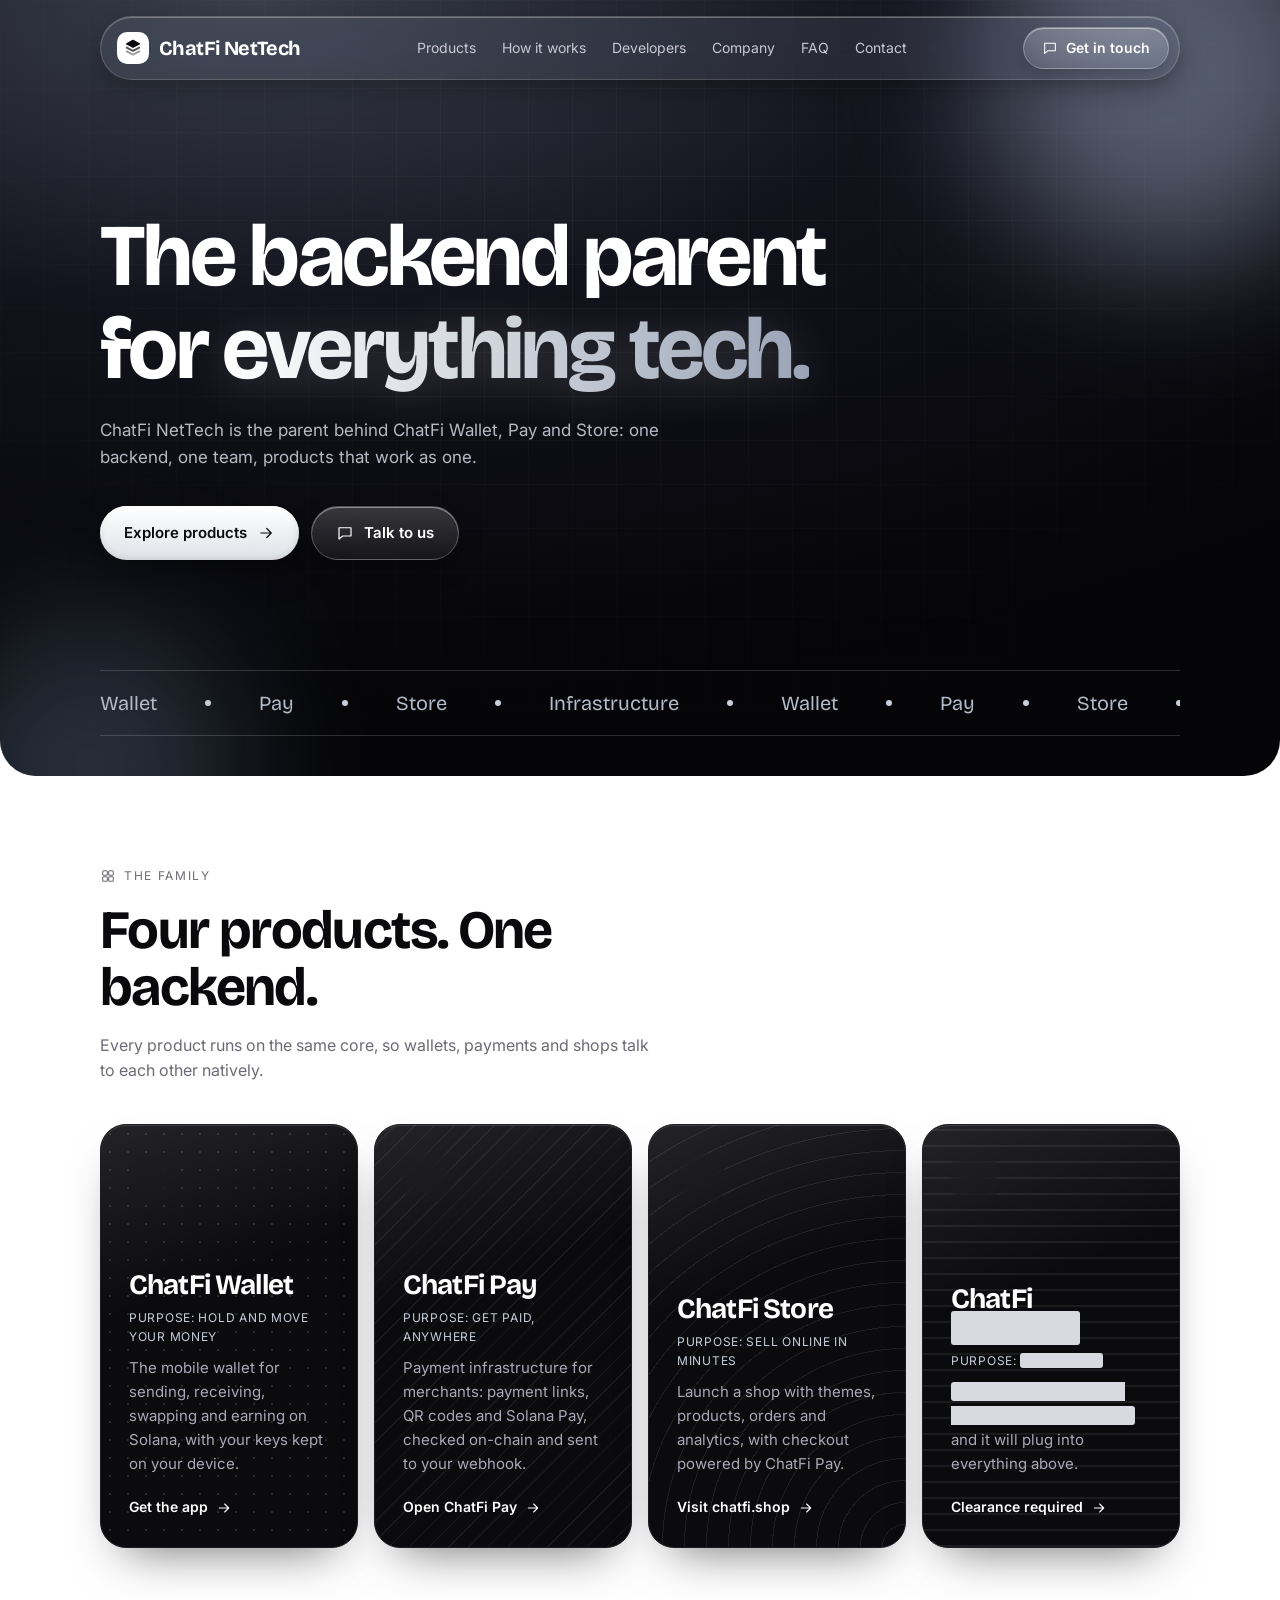
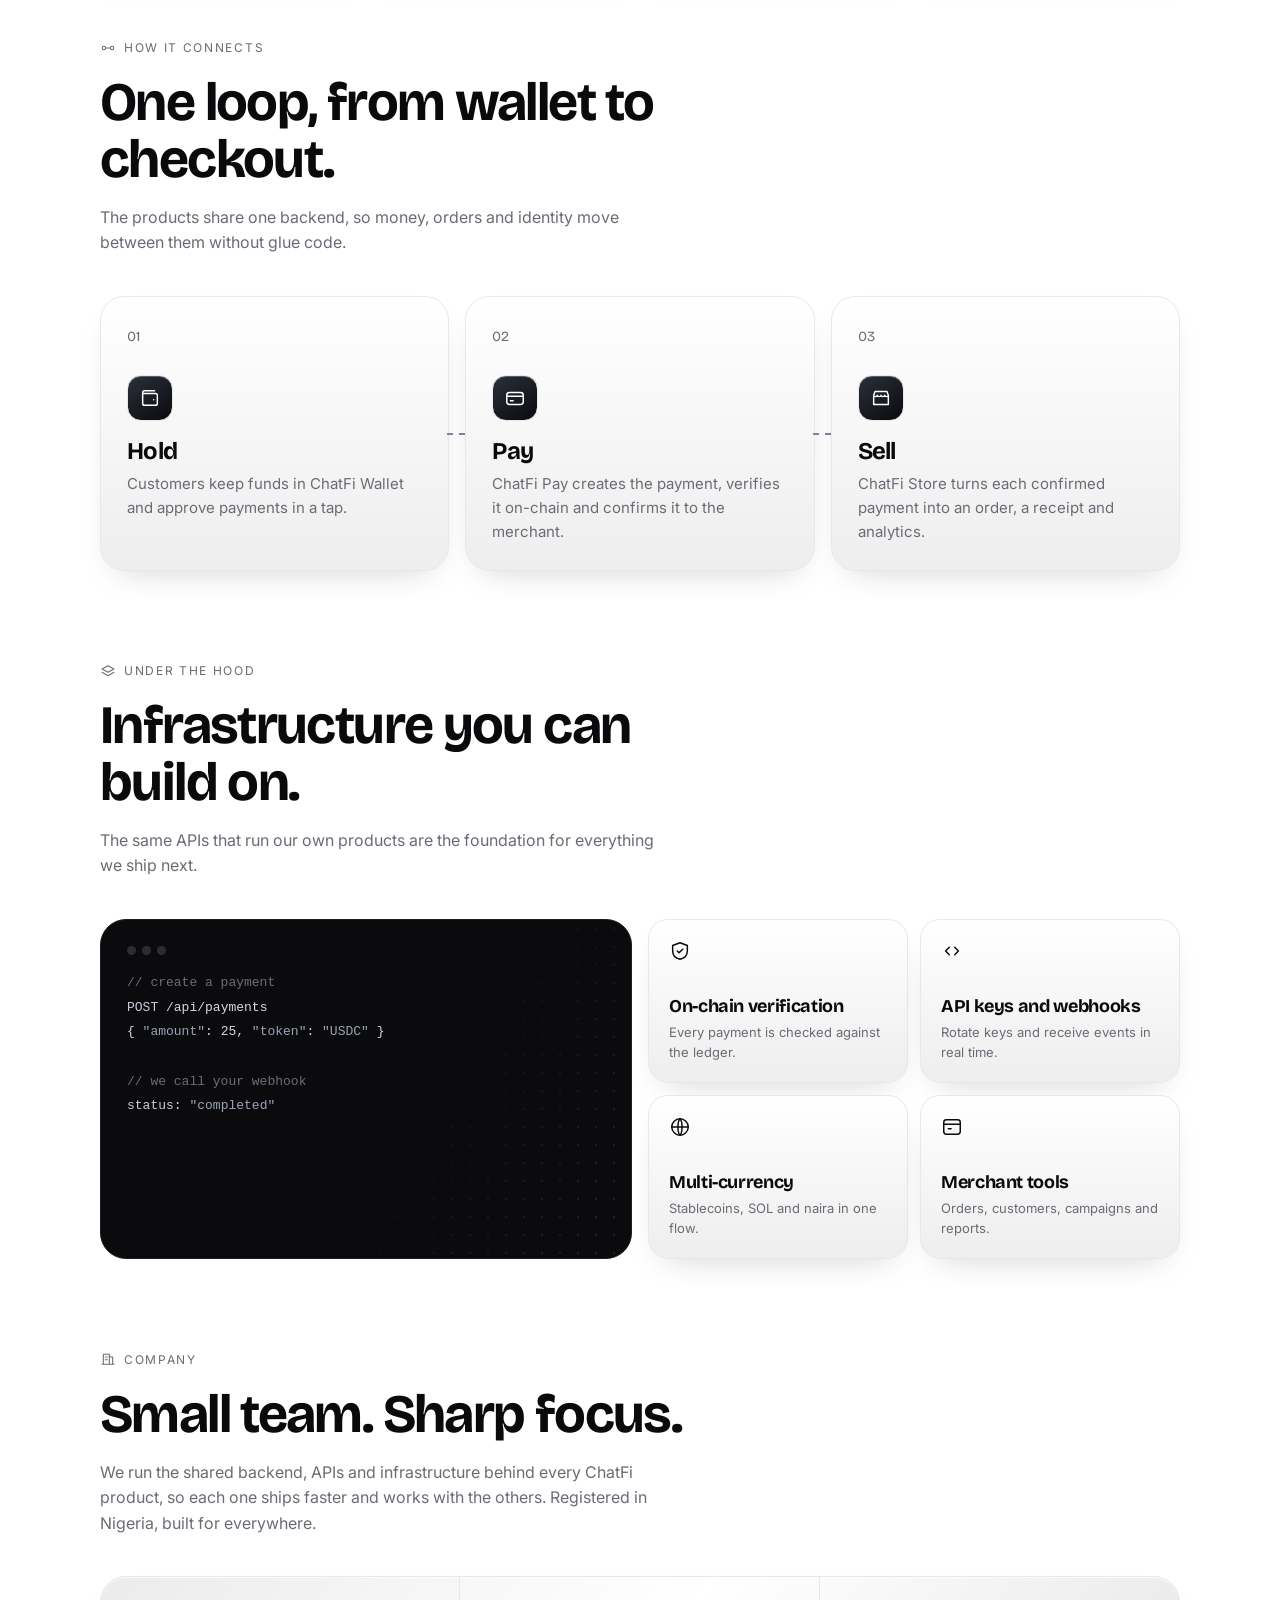
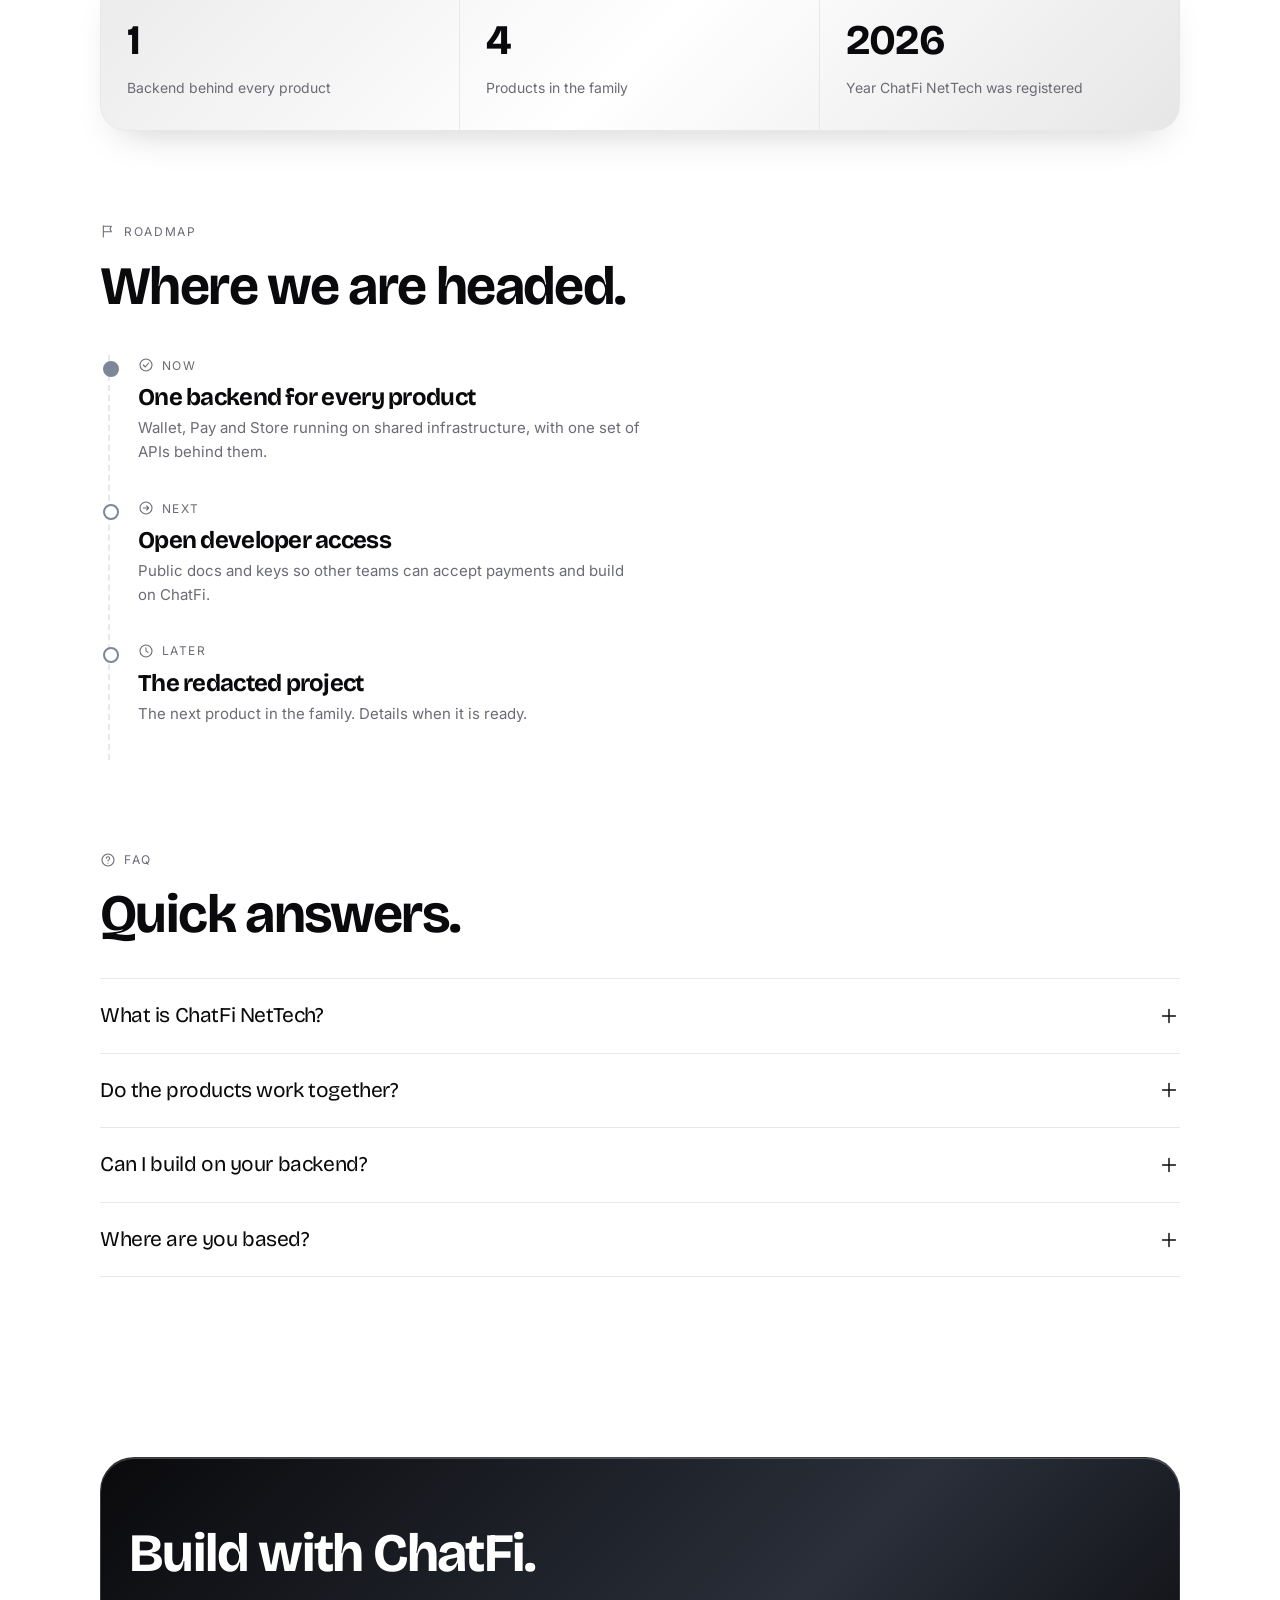
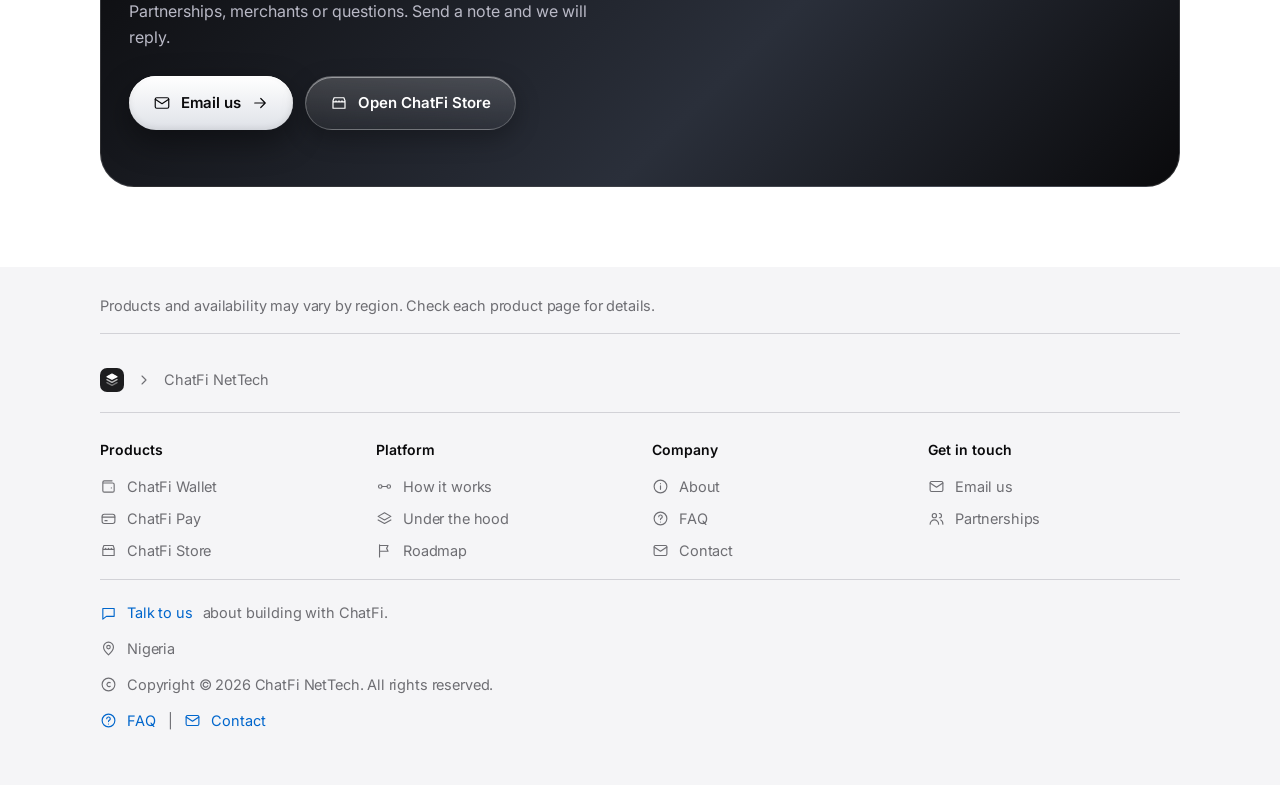
<file: index.html>
<!DOCTYPE html>
<html lang="en">
<head>
<meta charset="utf-8">
<meta name="viewport" content="width=device-width, initial-scale=1, viewport-fit=cover">
<title>ChatFi NetTech</title>
<link rel="preconnect" href="https://fonts.googleapis.com">
<link rel="preconnect" href="https://fonts.gstatic.com" crossorigin>
<link href="https://fonts.googleapis.com/css2?family=Bricolage+Grotesque:wght@500;700&family=Inter:wght@400;500;600&display=swap" rel="stylesheet">
<link rel="stylesheet" href="style.css">
<link rel="stylesheet" href="pages.css">
<link rel="icon" href="favicon.svg" type="image/svg+xml">
</head>
<body>
<header class="hero">
<div class="grid"></div>
<div class="wrap">
<nav>
<a class="brand" href="#"><span class="logo"><svg class="i" viewBox="0 0 24 24"><polygon points="12,3 19.5,7 12,11 4.5,7" fill="currentColor" stroke-width="1.8" stroke-linejoin="round"/><path d="M4.5 11.5L12 15.5L19.5 11.5" stroke-width="2.2" opacity=".7"/><path d="M4.5 16L12 20L19.5 16" stroke-width="2.2" opacity=".4"/></svg></span>ChatFi NetTech</a>
<div class="links"><a href="#products">Products</a><a href="how-it-works.html">How it works</a><a href="under-the-hood.html">Developers</a><a href="about.html">Company</a><a href="faq.html">FAQ</a><a href="#contact">Contact</a></div>
<a class="pill" href="#contact"><svg class="i" viewBox="0 0 24 24"><path d="M4 5h16v11H9l-5 4V5z"/></svg>Get in touch</a>
</nav>
<h1>The backend parent for <span>everything tech.</span></h1>
<p class="lead">ChatFi NetTech is the parent behind ChatFi Wallet, Pay and Store: one backend, one team, products that work as one.</p>
<div class="cta">
<a class="btn w" href="#products">Explore products <svg class="i" viewBox="0 0 24 24"><path d="M5 12h14M13 6l6 6-6 6"/></svg></a>
<a class="btn o" href="#contact"><svg class="i" viewBox="0 0 24 24"><path d="M4 5h16v11H9l-5 4V5z"/></svg>Talk to us</a>
</div>
<div class="ticker"><div><span>Wallet</span><span>Pay</span><span>Store</span><span>Infrastructure</span><span>Wallet</span><span>Pay</span><span>Store</span><span>Infrastructure</span><span>Wallet</span><span>Pay</span><span>Store</span><span>Infrastructure</span><span>Wallet</span><span>Pay</span><span>Store</span><span>Infrastructure</span></div></div>
</div>
</header>

<main class="wrap">

<section id="products">
<div class="rv"><span class="tag"><svg class="i" viewBox="0 0 24 24"><rect x="4" y="4" width="7" height="7" rx="1.5"/><rect x="13" y="4" width="7" height="7" rx="1.5"/><rect x="4" y="13" width="7" height="7" rx="1.5"/><rect x="13" y="13" width="7" height="7" rx="1.5"/></svg>The family</span>
<h2>Four products. One backend.</h2>
<p class="sub">Every product runs on the same core, so wallets, payments and shops talk to each other natively.</p></div>
<div class="cards rv">
<a class="card" href="https://chatfi.pro"><div class="pat p1"></div>
<div class="ic"><svg class="i" viewBox="0 0 24 24"><path d="M4 7h14a2 2 0 0 1 2 2v9a2 2 0 0 1-2 2H6a2 2 0 0 1-2-2V7zm0 0V6a2 2 0 0 1 2-2h11M16 14h.01"/></svg></div>
<h3>ChatFi Wallet</h3><span class="pur">Purpose: hold and move your money</span><p>The mobile wallet for sending, receiving, swapping and earning on Solana, with your keys kept on your device.</p>
<span class="more">Get the app <svg class="i" viewBox="0 0 24 24"><path d="M5 12h14M13 6l6 6-6 6"/></svg></span></a>
<a class="card" href="https://pay.chatfi.pro"><div class="pat p2"></div>
<div class="ic"><svg class="i" viewBox="0 0 24 24"><rect x="3" y="6" width="18" height="13" rx="3"/><path d="M3 10h18M7 15h3"/></svg></div>
<h3>ChatFi Pay</h3><span class="pur">Purpose: get paid, anywhere</span><p>Payment infrastructure for merchants: payment links, QR codes and Solana Pay, checked on-chain and sent to your webhook.</p>
<span class="more">Open ChatFi Pay <svg class="i" viewBox="0 0 24 24"><path d="M5 12h14M13 6l6 6-6 6"/></svg></span></a>
<a class="card" href="https://chatfi.shop"><div class="pat p3"></div>
<div class="ic"><svg class="i" viewBox="0 0 24 24"><path d="M4 9l1.5-4h13L20 9M4 9v10h16V9M4 9c0 2 4 2 4 0 0 2 4 2 4 0 0 2 4 2 4 0 0 2 4 2 4 0"/></svg></div>
<h3>ChatFi Store</h3><span class="pur">Purpose: sell online in minutes</span><p>Launch a shop with themes, products, orders and analytics, with checkout powered by ChatFi Pay.</p>
<span class="more">Visit chatfi.shop <svg class="i" viewBox="0 0 24 24"><path d="M5 12h14M13 6l6 6-6 6"/></svg></span></a>
<a class="card lock" href="#contact"><div class="pat p4"></div>
<div class="ic"><svg class="i" viewBox="0 0 24 24"><rect x="5" y="11" width="14" height="9" rx="2"/><path d="M8 11V8a4 4 0 0 1 8 0v3"/></svg></div>
<h3>ChatFi <span class="red">Redacted</span></h3><span class="pur">Purpose: <span class="red">classified</span></span><p><span class="red">Something new is being built behind closed doors</span> and it will plug into everything above.</p>
<span class="more">Clearance required <svg class="i" viewBox="0 0 24 24"><path d="M5 12h14M13 6l6 6-6 6"/></svg></span></a>
</div>
</section>

<section id="how">
<div class="rv"><span class="tag"><svg class="i" viewBox="0 0 24 24"><circle cx="6" cy="12" r="2.5"/><circle cx="18" cy="12" r="2.5"/><path d="M8.5 12h7"/></svg>How it connects</span>
<h2>One loop, from wallet to checkout.</h2>
<p class="sub">The products share one backend, so money, orders and identity move between them without glue code.</p></div>
<div class="steps rv">
<div class="step"><span class="si"><svg class="i" viewBox="0 0 24 24"><path d="M4 7h14a2 2 0 0 1 2 2v9a2 2 0 0 1-2 2H6a2 2 0 0 1-2-2V7zm0 0V6a2 2 0 0 1 2-2h11M16 14h.01"/></svg></span><h3>Hold</h3><p>Customers keep funds in ChatFi Wallet and approve payments in a tap.</p></div>
<div class="step"><span class="si"><svg class="i" viewBox="0 0 24 24"><rect x="3" y="6" width="18" height="13" rx="3"/><path d="M3 10h18M7 15h3"/></svg></span><h3>Pay</h3><p>ChatFi Pay creates the payment, verifies it on-chain and confirms it to the merchant.</p></div>
<div class="step"><span class="si"><svg class="i" viewBox="0 0 24 24"><path d="M4 9l1.5-4h13L20 9M4 9v10h16V9M4 9c0 2 4 2 4 0 0 2 4 2 4 0 0 2 4 2 4 0 0 2 4 2 4 0"/></svg></span><h3>Sell</h3><p>ChatFi Store turns each confirmed payment into an order, a receipt and analytics.</p></div>
</div>
</section>

<section id="stack">
<div class="rv"><span class="tag"><svg class="i" viewBox="0 0 24 24"><path d="M12 4l9 5-9 5-9-5 9-5zM3 14l9 5 9-5"/></svg>Under the hood</span>
<h2>Infrastructure you can build on.</h2>
<p class="sub">The same APIs that run our own products are the foundation for everything we ship next.</p></div>
<div class="dev rv">
<div class="term"><div class="d"><i></i><i></i><i></i></div>
<div><span class="m">// create a payment</span></div>
<div><span class="k">POST</span> /api/payments</div>
<div>{ <span class="g">"amount"</span>: 25, <span class="g">"token"</span>: <span class="g">"USDC"</span> }</div>
<div>&nbsp;</div>
<div><span class="m">// we call your webhook</span></div>
<div><span class="k">status</span>: <span class="g">"completed"</span></div></div>
<div class="feat">
<div class="fi"><svg class="i" viewBox="0 0 24 24"><path d="M12 3l8 3v6c0 5-3.5 8-8 9-4.5-1-8-4-8-9V6l8-3z"/><path d="M9 12l2 2 4-4"/></svg><b>On-chain verification</b><span>Every payment is checked against the ledger.</span></div>
<div class="fi"><svg class="i" viewBox="0 0 24 24"><path d="M9 8l-4 4 4 4M15 8l4 4-4 4"/></svg><b>API keys and webhooks</b><span>Rotate keys and receive events in real time.</span></div>
<div class="fi"><svg class="i" viewBox="0 0 24 24"><circle cx="12" cy="12" r="9"/><path d="M3 12h18M12 3c3 3 3 15 0 18M12 3c-3 3-3 15 0 18"/></svg><b>Multi-currency</b><span>Stablecoins, SOL and naira in one flow.</span></div>
<div class="fi"><svg class="i" viewBox="0 0 24 24"><rect x="3" y="4" width="18" height="16" rx="3"/><path d="M3 9h18M8 14h3"/></svg><b>Merchant tools</b><span>Orders, customers, campaigns and reports.</span></div>
</div></div>
</section>

<section id="about">
<div class="rv"><span class="tag"><svg class="i" viewBox="0 0 24 24"><path d="M5 20V5h9v15M14 9h5v11M3 20h18M8 9h3M8 13h3"/></svg>Company</span>
<h2>Small team. Sharp focus.</h2>
<p class="sub">We run the shared backend, APIs and infrastructure behind every ChatFi product, so each one ships faster and works with the others. Registered in Nigeria, built for everywhere.</p></div>
<div class="stats rv">
<div class="stat"><b>1</b><span>Backend behind every product</span></div>
<div class="stat"><b>4</b><span>Products in the family</span></div>
<div class="stat"><b>2026</b><span>Year ChatFi NetTech was registered</span></div>
</div>
</section>

<section id="roadmap">
<div class="rv"><span class="tag"><svg class="i" viewBox="0 0 24 24"><path d="M5 21V4M5 5h12l-2 4 2 4H5"/></svg>Roadmap</span>
<h2>Where we are headed.</h2></div>
<div class="road rv">
<div class="ri now"><small><svg class="i" viewBox="0 0 24 24"><circle cx="12" cy="12" r="9"/><path d="M8 12l3 3 5-6"/></svg>Now</small><h3>One backend for every product</h3><p>Wallet, Pay and Store running on shared infrastructure, with one set of APIs behind them.</p></div>
<div class="ri"><small><svg class="i" viewBox="0 0 24 24"><circle cx="12" cy="12" r="9"/><path d="M8 12h8M13 9l3 3-3 3"/></svg>Next</small><h3>Open developer access</h3><p>Public docs and keys so other teams can accept payments and build on ChatFi.</p></div>
<div class="ri"><small><svg class="i" viewBox="0 0 24 24"><circle cx="12" cy="12" r="9"/><path d="M12 7v5l3 2"/></svg>Later</small><h3>The redacted project</h3><p>The next product in the family. Details when it is ready.</p></div>
</div>
</section>

<section id="faq">
<div class="rv"><span class="tag"><svg class="i" viewBox="0 0 24 24"><circle cx="12" cy="12" r="9"/><path d="M9.5 9.5a2.5 2.5 0 1 1 3.5 2.3c-.7.4-1 .9-1 1.7M12 17h.01"/></svg>FAQ</span>
<h2>Quick answers.</h2></div>
<div class="faq rv">
<details><summary>What is ChatFi NetTech?<svg class="i" viewBox="0 0 24 24"><path d="M12 5v14M5 12h14"/></svg></summary><p>The parent company behind the ChatFi products. We build and run the shared backend that powers Wallet, Pay and Store.</p></details>
<details><summary>Do the products work together?<svg class="i" viewBox="0 0 24 24"><path d="M12 5v14M5 12h14"/></svg></summary><p>Yes. They share one backend, so a payment made from Wallet can settle through Pay and become an order in Store.</p></details>
<details><summary>Can I build on your backend?<svg class="i" viewBox="0 0 24 24"><path d="M12 5v14M5 12h14"/></svg></summary><p>Developer access is being opened up. Email us and we will get you started.</p></details>
<details><summary>Where are you based?<svg class="i" viewBox="0 0 24 24"><path d="M12 5v14M5 12h14"/></svg></summary><p>We are registered in Nigeria and serve customers anywhere.</p></details>
</div>
</section>

<section id="contact">
<div class="band rv">
<h2>Build with ChatFi.</h2>
<p>Partnerships, merchants or questions. Send a note and we will reply.</p>
<div class="cta"><a class="btn w" href="mailto:adelekesamuel917@gmail.com"><svg class="i" viewBox="0 0 24 24"><rect x="3" y="5" width="18" height="14" rx="2"/><path d="M3 7l9 6 9-6"/></svg>Email us <svg class="i" viewBox="0 0 24 24"><path d="M5 12h14M13 6l6 6-6 6"/></svg></a>
<a class="btn o" href="https://chatfi.shop"><svg class="i" viewBox="0 0 24 24"><path d="M4 9l1.5-4h13L20 9M4 9v10h16V9M4 9c0 2 4 2 4 0 0 2 4 2 4 0 0 2 4 2 4 0 0 2 4 2 4 0"/></svg>Open ChatFi Store</a></div>
</div>
</section>

</main>
<footer class="ft"><div class="wrap">
<p class="note">Products and availability may vary by region. Check each product page for details.</p>
<div class="crumb"><span class="logo"><svg class="i" viewBox="0 0 24 24"><polygon points="12,3 19.5,7 12,11 4.5,7" fill="currentColor" stroke-width="1.8" stroke-linejoin="round"/><path d="M4.5 11.5L12 15.5L19.5 11.5" stroke-width="2.2" opacity=".7"/><path d="M4.5 16L12 20L19.5 16" stroke-width="2.2" opacity=".4"/></svg></span><svg class="i" viewBox="0 0 24 24"><path d="M9 6l6 6-6 6"/></svg><span>ChatFi NetTech</span></div>
<div class="fgrid">
<details class="fs"><summary><span class="sl"><svg class="i" viewBox="0 0 24 24"><rect x="4" y="4" width="7" height="7" rx="1.5"/><rect x="13" y="4" width="7" height="7" rx="1.5"/><rect x="4" y="13" width="7" height="7" rx="1.5"/><rect x="13" y="13" width="7" height="7" rx="1.5"/></svg>Products</span><svg class="i" viewBox="0 0 24 24"><path d="M6 9l6 6 6-6"/></svg></summary><div><a href="#products"><svg class="i" viewBox="0 0 24 24"><path d="M4 7h14a2 2 0 0 1 2 2v9a2 2 0 0 1-2 2H6a2 2 0 0 1-2-2V7zm0 0V6a2 2 0 0 1 2-2h11M16 14h.01"/></svg>ChatFi Wallet</a><a href="https://pay.chatfi.pro"><svg class="i" viewBox="0 0 24 24"><rect x="3" y="6" width="18" height="13" rx="3"/><path d="M3 10h18M7 15h3"/></svg>ChatFi Pay</a><a href="https://chatfi.shop"><svg class="i" viewBox="0 0 24 24"><path d="M4 9l1.5-4h13L20 9M4 9v10h16V9M4 9c0 2 4 2 4 0 0 2 4 2 4 0 0 2 4 2 4 0 0 2 4 2 4 0"/></svg>ChatFi Store</a></div></details>
<details class="fs"><summary><span class="sl"><svg class="i" viewBox="0 0 24 24"><path d="M12 4l9 5-9 5-9-5 9-5zM3 14l9 5 9-5"/></svg>Platform</span><svg class="i" viewBox="0 0 24 24"><path d="M6 9l6 6 6-6"/></svg></summary><div><a href="how-it-works.html"><svg class="i" viewBox="0 0 24 24"><circle cx="6" cy="12" r="2.5"/><circle cx="18" cy="12" r="2.5"/><path d="M8.5 12h7"/></svg>How it works</a><a href="under-the-hood.html"><svg class="i" viewBox="0 0 24 24"><path d="M12 4l9 5-9 5-9-5 9-5zM3 14l9 5 9-5"/></svg>Under the hood</a><a href="#roadmap"><svg class="i" viewBox="0 0 24 24"><path d="M5 21V4M5 5h12l-2 4 2 4H5"/></svg>Roadmap</a></div></details>
<details class="fs"><summary><span class="sl"><svg class="i" viewBox="0 0 24 24"><path d="M5 20V5h9v15M14 9h5v11M3 20h18M8 9h3M8 13h3"/></svg>Company</span><svg class="i" viewBox="0 0 24 24"><path d="M6 9l6 6 6-6"/></svg></summary><div><a href="about.html"><svg class="i" viewBox="0 0 24 24"><circle cx="12" cy="12" r="9"/><path d="M12 11v5M12 8h.01"/></svg>About</a><a href="faq.html"><svg class="i" viewBox="0 0 24 24"><circle cx="12" cy="12" r="9"/><path d="M9.5 9.5a2.5 2.5 0 1 1 3.5 2.3c-.7.4-1 .9-1 1.7M12 17h.01"/></svg>FAQ</a><a href="#contact"><svg class="i" viewBox="0 0 24 24"><rect x="3" y="5" width="18" height="14" rx="2"/><path d="M3 7l9 6 9-6"/></svg>Contact</a></div></details>
<details class="fs"><summary><span class="sl"><svg class="i" viewBox="0 0 24 24"><path d="M4 5h16v11H9l-5 4V5z"/></svg>Get in touch</span><svg class="i" viewBox="0 0 24 24"><path d="M6 9l6 6 6-6"/></svg></summary><div><a href="mailto:adelekesamuel917@gmail.com"><svg class="i" viewBox="0 0 24 24"><rect x="3" y="5" width="18" height="14" rx="2"/><path d="M3 7l9 6 9-6"/></svg>Email us</a><a href="#contact"><svg class="i" viewBox="0 0 24 24"><circle cx="9" cy="8" r="3"/><path d="M3 20c0-3.5 3-6 6-6s6 2.5 6 6M16 5a3 3 0 0 1 0 6M18 14c2 .8 3 3 3 6"/></svg>Partnerships</a></div></details>
</div>
<p class="fl ir"><a href="#contact"><svg class="i" viewBox="0 0 24 24"><path d="M4 5h16v11H9l-5 4V5z"/></svg>Talk to us</a><span> about building with ChatFi.</span></p>
<p class="ir"><svg class="i" viewBox="0 0 24 24"><path d="M12 21s7-6.2 7-11a7 7 0 1 0-14 0c0 4.8 7 11 7 11z"/><circle cx="12" cy="10" r="2.5"/></svg>Nigeria</p>
<p class="ir"><svg class="i" viewBox="0 0 24 24"><circle cx="12" cy="12" r="9"/><path d="M14.5 9.5a3 3 0 1 0 0 5"/></svg>Copyright © 2026 ChatFi NetTech. All rights reserved.</p>
<p class="fb"><a href="faq.html"><svg class="i" viewBox="0 0 24 24"><circle cx="12" cy="12" r="9"/><path d="M9.5 9.5a2.5 2.5 0 1 1 3.5 2.3c-.7.4-1 .9-1 1.7M12 17h.01"/></svg>FAQ</a><span>|</span><a href="#contact"><svg class="i" viewBox="0 0 24 24"><rect x="3" y="5" width="18" height="14" rx="2"/><path d="M3 7l9 6 9-6"/></svg>Contact</a></p>
</div></footer>
<script>
if(matchMedia('(min-width:800px)').matches)document.querySelectorAll('.fs').forEach(function(d){d.open=true});
</script>

<script>
document.querySelectorAll('.card').forEach(function(c){
  c.addEventListener('pointermove',function(e){var r=c.getBoundingClientRect();c.style.setProperty('--x',(e.clientX-r.left)+'px');c.style.setProperty('--y',(e.clientY-r.top)+'px')});
});
var io=new IntersectionObserver(function(es){es.forEach(function(e){if(e.isIntersecting){e.target.classList.add('on');io.unobserve(e.target)}})},{threshold:.15});
document.querySelectorAll('.rv').forEach(function(el){io.observe(el)});
</script>
</body>
</html>
</file>
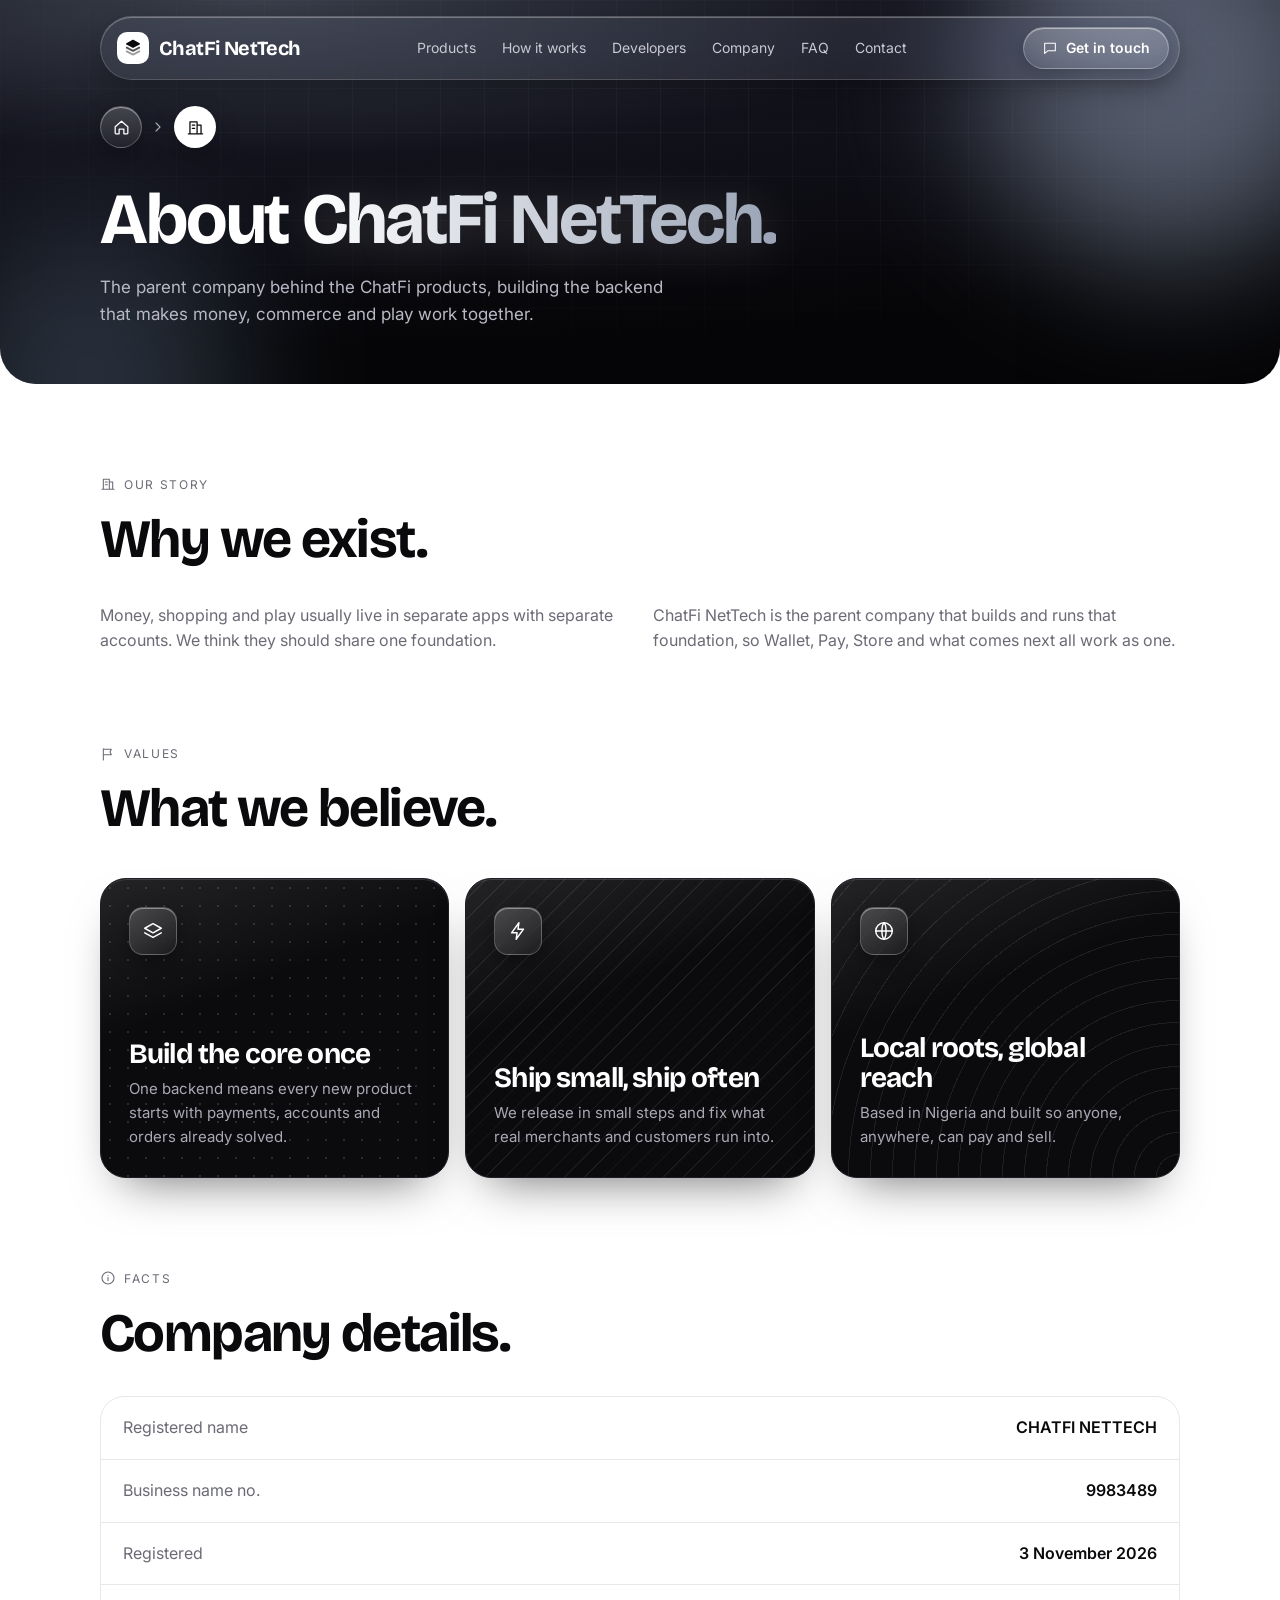
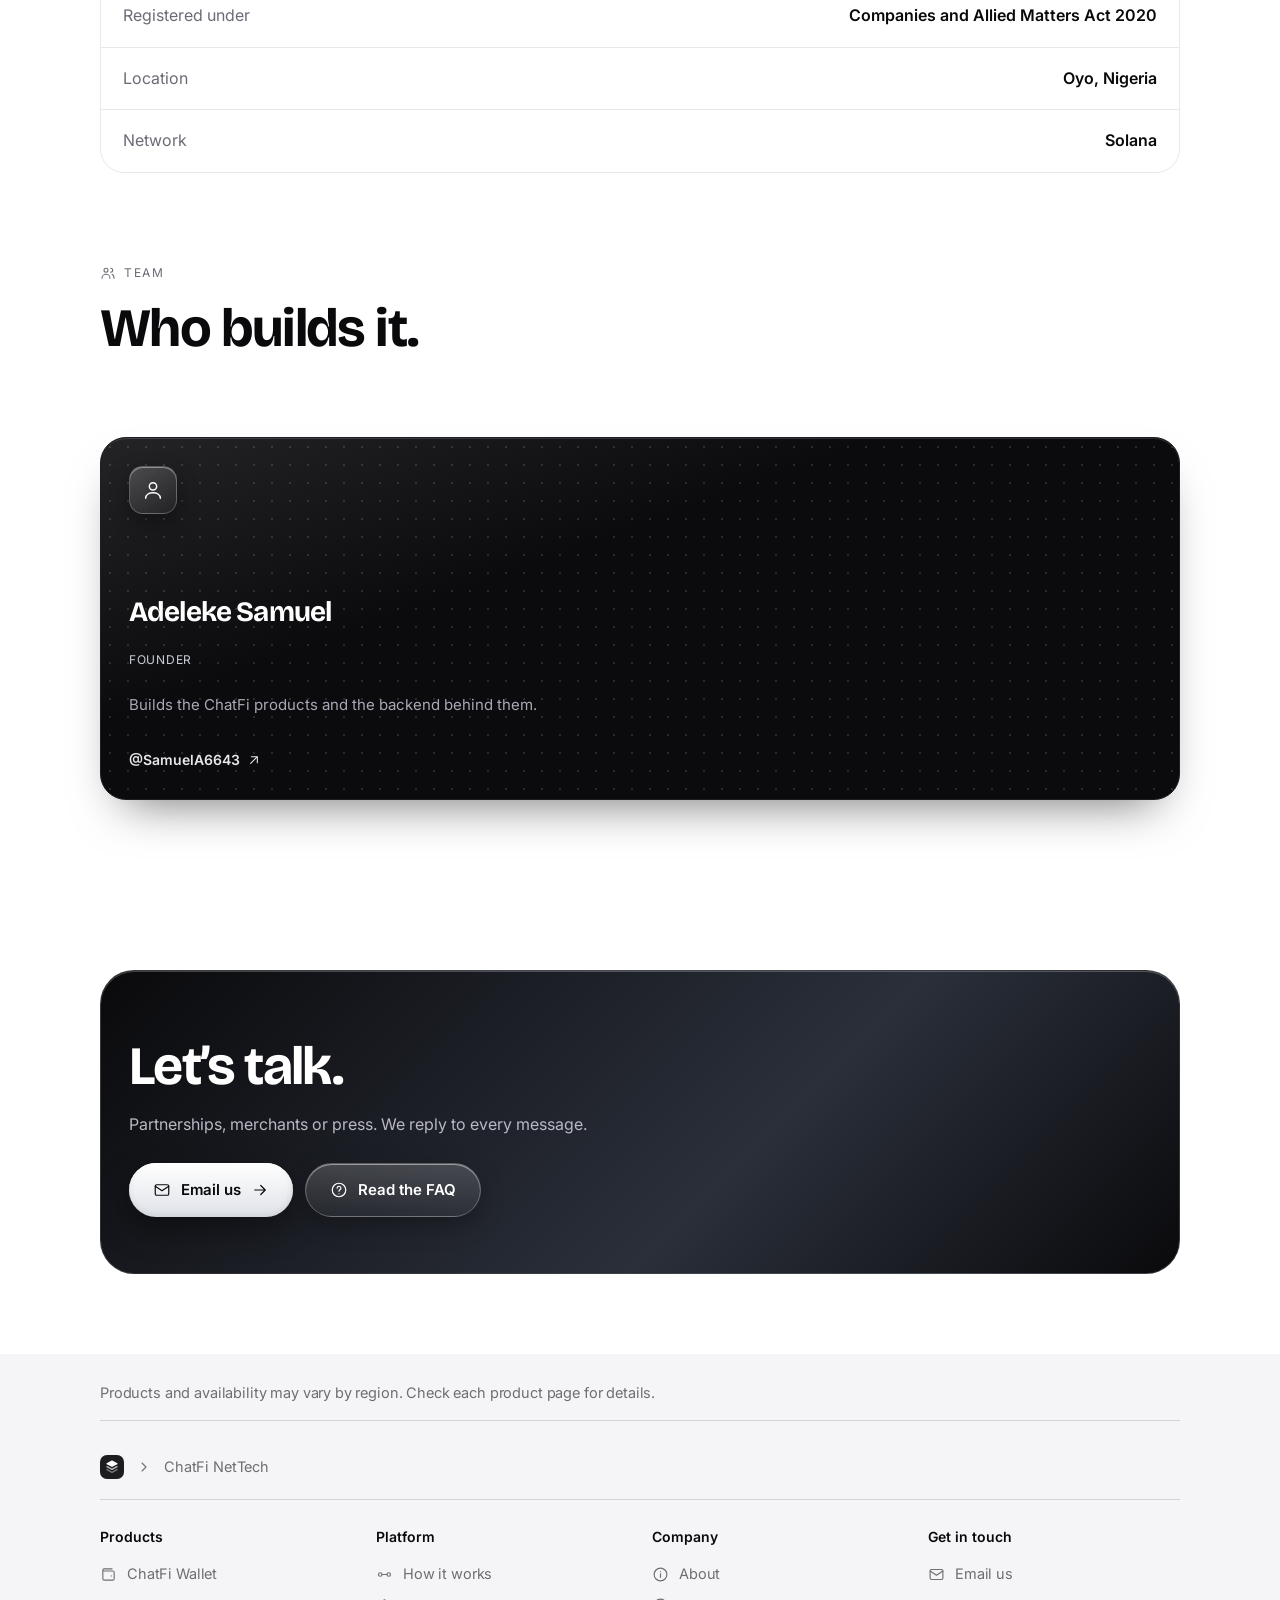
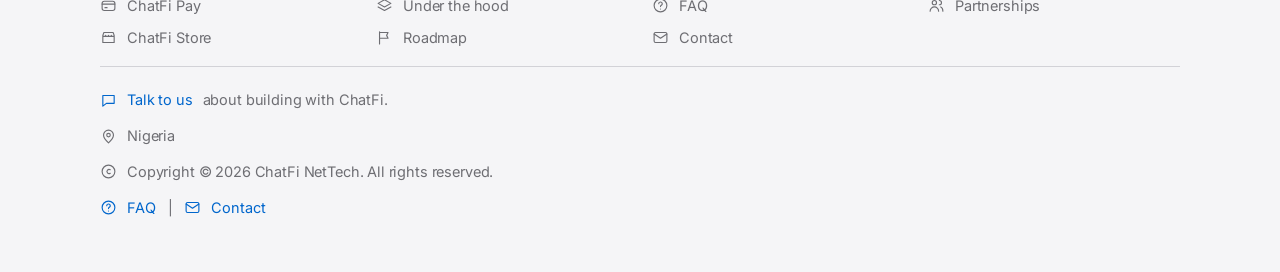
<file: about.html>
<!DOCTYPE html>
<html lang="en">
<head>
<meta charset="utf-8">
<meta name="viewport" content="width=device-width, initial-scale=1, viewport-fit=cover">
<title>About | ChatFi NetTech</title>
<meta name="description" content="About ChatFi NetTech, the parent company behind ChatFi Wallet, Pay and Store.">
<link rel="preconnect" href="https://fonts.googleapis.com">
<link rel="preconnect" href="https://fonts.gstatic.com" crossorigin>
<link href="https://fonts.googleapis.com/css2?family=Bricolage+Grotesque:wght@500;700&family=Inter:wght@400;500;600&display=swap" rel="stylesheet">
<link rel="stylesheet" href="style.css">
<link rel="stylesheet" href="pages.css">
<link rel="icon" href="favicon.svg" type="image/svg+xml">
</head>
<body>
<header class="hero page-hero">
<div class="grid"></div>
<div class="wrap">
<nav>
<a class="brand" href="index.html"><span class="logo"><svg class="i" viewBox="0 0 24 24"><polygon points="12,3 19.5,7 12,11 4.5,7" fill="currentColor" stroke-width="1.8" stroke-linejoin="round"/><path d="M4.5 11.5L12 15.5L19.5 11.5" stroke-width="2.2" opacity=".7"/><path d="M4.5 16L12 20L19.5 16" stroke-width="2.2" opacity=".4"/></svg></span>ChatFi NetTech</a>
<div class="links"><a href="index.html#products">Products</a><a href="how-it-works.html">How it works</a><a href="under-the-hood.html">Developers</a><a href="about.html">Company</a><a href="faq.html">FAQ</a><a href="index.html#contact">Contact</a></div>
<a class="pill" href="index.html#contact"><svg class="i" viewBox="0 0 24 24"><path d="M4 5h16v11H9l-5 4V5z"/></svg>Get in touch</a>
</nav>
<div class="crumbs" role="navigation" aria-label="Breadcrumb"><a class="cr" href="index.html" aria-label="Home" title="Home"><svg class="i" viewBox="0 0 24 24"><path d="M4 11l8-7 8 7v8a1 1 0 0 1-1 1h-4v-6H9v6H5a1 1 0 0 1-1-1v-8z"/></svg></a><svg class="i" viewBox="0 0 24 24"><path d="M9 6l6 6-6 6"/></svg><span class="cr on" aria-current="page" title="About"><svg class="i" viewBox="0 0 24 24"><path d="M5 20V5h9v15M14 9h5v11M3 20h18M8 9h3M8 13h3"/></svg></span></div>
<h1>About <span>ChatFi NetTech.</span></h1>
<p class="lead">The parent company behind the ChatFi products, building the backend that makes money, commerce and play work together.</p>
</div>
</header>
<main class="wrap">
<section><div class="rv"><span class="tag"><svg class="i" viewBox="0 0 24 24"><path d="M5 20V5h9v15M14 9h5v11M3 20h18M8 9h3M8 13h3"/></svg>Our story</span><h2>Why we exist.</h2></div><div class="two rv"><p>Money, shopping and play usually live in separate apps with separate accounts. We think they should share one foundation.</p><p>ChatFi NetTech is the parent company that builds and runs that foundation, so Wallet, Pay, Store and what comes next all work as one.</p></div></section><section><div class="rv"><span class="tag"><svg class="i" viewBox="0 0 24 24"><path d="M5 21V4M5 5h12l-2 4 2 4H5"/></svg>Values</span><h2>What we believe.</h2></div><div class="cards rv"><div class="card st"><div class="pat p1"></div><div class="ic"><svg class="i" viewBox="0 0 24 24"><path d="M12 4l9 5-9 5-9-5 9-5zM3 14l9 5 9-5"/></svg></div><h3>Build the core once</h3><p>One backend means every new product starts with payments, accounts and orders already solved.</p></div><div class="card st"><div class="pat p2"></div><div class="ic"><svg class="i" viewBox="0 0 24 24"><path d="M13 3L5 14h6l-1 7 8-11h-6l1-7z"/></svg></div><h3>Ship small, ship often</h3><p>We release in small steps and fix what real merchants and customers run into.</p></div><div class="card st"><div class="pat p3"></div><div class="ic"><svg class="i" viewBox="0 0 24 24"><circle cx="12" cy="12" r="9"/><path d="M3 12h18M12 3c3 3 3 15 0 18M12 3c-3 3-3 15 0 18"/></svg></div><h3>Local roots, global reach</h3><p>Based in Nigeria and built so anyone, anywhere, can pay and sell.</p></div></div></section><section><div class="rv"><span class="tag"><svg class="i" viewBox="0 0 24 24"><circle cx="12" cy="12" r="9"/><path d="M12 11v5M12 8h.01"/></svg>Facts</span><h2>Company details.</h2></div><div class="kv rv"><div><span>Registered name</span><b>CHATFI NETTECH</b></div><div><span>Business name no.</span><b>9983489</b></div><div><span>Registered</span><b>3 November 2026</b></div><div><span>Registered under</span><b>Companies and Allied Matters Act 2020</b></div><div><span>Location</span><b>Oyo, Nigeria</b></div><div><span>Network</span><b>Solana</b></div></div></section><section><div class="rv"><span class="tag"><svg class="i" viewBox="0 0 24 24"><circle cx="9" cy="8" r="3"/><path d="M3 20c0-3.5 3-6 6-6s6 2.5 6 6M16 5a3 3 0 0 1 0 6M18 14c2 .8 3 3 3 6"/></svg>Team</span><h2>Who builds it.</h2></div><div class="cards rv"><a class="card st tl" href="https://x.com/SamuelA6643" target="_blank" rel="noopener noreferrer" aria-label="Adeleke Samuel on X (opens in a new tab)"><div class="pat p1"></div><div class="ic"><svg class="i" viewBox="0 0 24 24"><circle cx="12" cy="8" r="4"/><path d="M4 21c0-4 4-6 8-6s8 2 8 6"/></svg></div><h3>Adeleke Samuel</h3><span class="pur">Founder</span><p>Builds the ChatFi products and the backend behind them.</p><span class="xl">@SamuelA6643<svg class="i" viewBox="0 0 24 24"><path d="M7 17L17 7M8 7h9v9"/></svg></span></a></div><style>a.card.tl{color:#fff;text-decoration:none;cursor:pointer;transition:transform .25s}a.card.tl:hover{transform:translateY(-3px)}a.card.tl:focus-visible{outline:2px solid #0a0a0a;outline-offset:3px}a.card.tl .xl{display:inline-flex;align-items:center;gap:6px;margin-top:18px;font-size:14px;font-weight:600;color:#fff;opacity:.9}a.card.tl .xl svg{width:16px;height:16px}@media (prefers-reduced-motion:reduce){a.card.tl{transition:none}a.card.tl:hover{transform:none}}</style></section><section><div class="band sm rv"><h2>Let’s talk.</h2><p>Partnerships, merchants or press. We reply to every message.</p><div class="cta"><a class="btn w" href="mailto:adelekesamuel917@gmail.com"><svg class="i" viewBox="0 0 24 24"><rect x="3" y="5" width="18" height="14" rx="2"/><path d="M3 7l9 6 9-6"/></svg>Email us <svg class="i" viewBox="0 0 24 24"><path d="M5 12h14M13 6l6 6-6 6"/></svg></a><a class="btn o" href="faq.html"><svg class="i" viewBox="0 0 24 24"><circle cx="12" cy="12" r="9"/><path d="M9.5 9.5a2.5 2.5 0 1 1 3.5 2.3c-.7.4-1 .9-1 1.7M12 17h.01"/></svg>Read the FAQ</a></div></div></section>
</main>
<footer class="ft"><div class="wrap">
<p class="note">Products and availability may vary by region. Check each product page for details.</p>
<div class="crumb"><span class="logo"><svg class="i" viewBox="0 0 24 24"><polygon points="12,3 19.5,7 12,11 4.5,7" fill="currentColor" stroke-width="1.8" stroke-linejoin="round"/><path d="M4.5 11.5L12 15.5L19.5 11.5" stroke-width="2.2" opacity=".7"/><path d="M4.5 16L12 20L19.5 16" stroke-width="2.2" opacity=".4"/></svg></span><svg class="i" viewBox="0 0 24 24"><path d="M9 6l6 6-6 6"/></svg><span>ChatFi NetTech</span></div>
<div class="fgrid">
<details class="fs"><summary><span class="sl"><svg class="i" viewBox="0 0 24 24"><rect x="4" y="4" width="7" height="7" rx="1.5"/><rect x="13" y="4" width="7" height="7" rx="1.5"/><rect x="4" y="13" width="7" height="7" rx="1.5"/><rect x="13" y="13" width="7" height="7" rx="1.5"/></svg>Products</span><svg class="i" viewBox="0 0 24 24"><path d="M6 9l6 6 6-6"/></svg></summary><div><a href="index.html#products"><svg class="i" viewBox="0 0 24 24"><path d="M4 7h14a2 2 0 0 1 2 2v9a2 2 0 0 1-2 2H6a2 2 0 0 1-2-2V7zm0 0V6a2 2 0 0 1 2-2h11M16 14h.01"/></svg>ChatFi Wallet</a><a href="https://pay.chatfi.pro"><svg class="i" viewBox="0 0 24 24"><rect x="3" y="6" width="18" height="13" rx="3"/><path d="M3 10h18M7 15h3"/></svg>ChatFi Pay</a><a href="https://chatfi.shop"><svg class="i" viewBox="0 0 24 24"><path d="M4 9l1.5-4h13L20 9M4 9v10h16V9M4 9c0 2 4 2 4 0 0 2 4 2 4 0 0 2 4 2 4 0 0 2 4 2 4 0"/></svg>ChatFi Store</a></div></details>
<details class="fs"><summary><span class="sl"><svg class="i" viewBox="0 0 24 24"><path d="M12 4l9 5-9 5-9-5 9-5zM3 14l9 5 9-5"/></svg>Platform</span><svg class="i" viewBox="0 0 24 24"><path d="M6 9l6 6 6-6"/></svg></summary><div><a href="how-it-works.html"><svg class="i" viewBox="0 0 24 24"><circle cx="6" cy="12" r="2.5"/><circle cx="18" cy="12" r="2.5"/><path d="M8.5 12h7"/></svg>How it works</a><a href="under-the-hood.html"><svg class="i" viewBox="0 0 24 24"><path d="M12 4l9 5-9 5-9-5 9-5zM3 14l9 5 9-5"/></svg>Under the hood</a><a href="index.html#roadmap"><svg class="i" viewBox="0 0 24 24"><path d="M5 21V4M5 5h12l-2 4 2 4H5"/></svg>Roadmap</a></div></details>
<details class="fs"><summary><span class="sl"><svg class="i" viewBox="0 0 24 24"><path d="M5 20V5h9v15M14 9h5v11M3 20h18M8 9h3M8 13h3"/></svg>Company</span><svg class="i" viewBox="0 0 24 24"><path d="M6 9l6 6 6-6"/></svg></summary><div><a href="about.html"><svg class="i" viewBox="0 0 24 24"><circle cx="12" cy="12" r="9"/><path d="M12 11v5M12 8h.01"/></svg>About</a><a href="faq.html"><svg class="i" viewBox="0 0 24 24"><circle cx="12" cy="12" r="9"/><path d="M9.5 9.5a2.5 2.5 0 1 1 3.5 2.3c-.7.4-1 .9-1 1.7M12 17h.01"/></svg>FAQ</a><a href="index.html#contact"><svg class="i" viewBox="0 0 24 24"><rect x="3" y="5" width="18" height="14" rx="2"/><path d="M3 7l9 6 9-6"/></svg>Contact</a></div></details>
<details class="fs"><summary><span class="sl"><svg class="i" viewBox="0 0 24 24"><path d="M4 5h16v11H9l-5 4V5z"/></svg>Get in touch</span><svg class="i" viewBox="0 0 24 24"><path d="M6 9l6 6 6-6"/></svg></summary><div><a href="mailto:adelekesamuel917@gmail.com"><svg class="i" viewBox="0 0 24 24"><rect x="3" y="5" width="18" height="14" rx="2"/><path d="M3 7l9 6 9-6"/></svg>Email us</a><a href="index.html#contact"><svg class="i" viewBox="0 0 24 24"><circle cx="9" cy="8" r="3"/><path d="M3 20c0-3.5 3-6 6-6s6 2.5 6 6M16 5a3 3 0 0 1 0 6M18 14c2 .8 3 3 3 6"/></svg>Partnerships</a></div></details>
</div>
<p class="fl ir"><a href="index.html#contact"><svg class="i" viewBox="0 0 24 24"><path d="M4 5h16v11H9l-5 4V5z"/></svg>Talk to us</a><span> about building with ChatFi.</span></p>
<p class="ir"><svg class="i" viewBox="0 0 24 24"><path d="M12 21s7-6.2 7-11a7 7 0 1 0-14 0c0 4.8 7 11 7 11z"/><circle cx="12" cy="10" r="2.5"/></svg>Nigeria</p>
<p class="ir"><svg class="i" viewBox="0 0 24 24"><circle cx="12" cy="12" r="9"/><path d="M14.5 9.5a3 3 0 1 0 0 5"/></svg>Copyright © 2026 ChatFi NetTech. All rights reserved.</p>
<p class="fb"><a href="faq.html"><svg class="i" viewBox="0 0 24 24"><circle cx="12" cy="12" r="9"/><path d="M9.5 9.5a2.5 2.5 0 1 1 3.5 2.3c-.7.4-1 .9-1 1.7M12 17h.01"/></svg>FAQ</a><span>|</span><a href="index.html#contact"><svg class="i" viewBox="0 0 24 24"><rect x="3" y="5" width="18" height="14" rx="2"/><path d="M3 7l9 6 9-6"/></svg>Contact</a></p>
</div></footer>
<script>
if(matchMedia('(min-width:800px)').matches)document.querySelectorAll('.fs').forEach(function(d){d.open=true});
document.querySelectorAll('.card').forEach(function(c){c.addEventListener('pointermove',function(e){var r=c.getBoundingClientRect();c.style.setProperty('--x',(e.clientX-r.left)+'px');c.style.setProperty('--y',(e.clientY-r.top)+'px')})});
var io=new IntersectionObserver(function(es){es.forEach(function(e){if(e.isIntersecting){e.target.classList.add('on');io.unobserve(e.target)}})},{threshold:.1});
document.querySelectorAll('.rv').forEach(function(el){io.observe(el)});

</script>
</body>
</html>
</file>
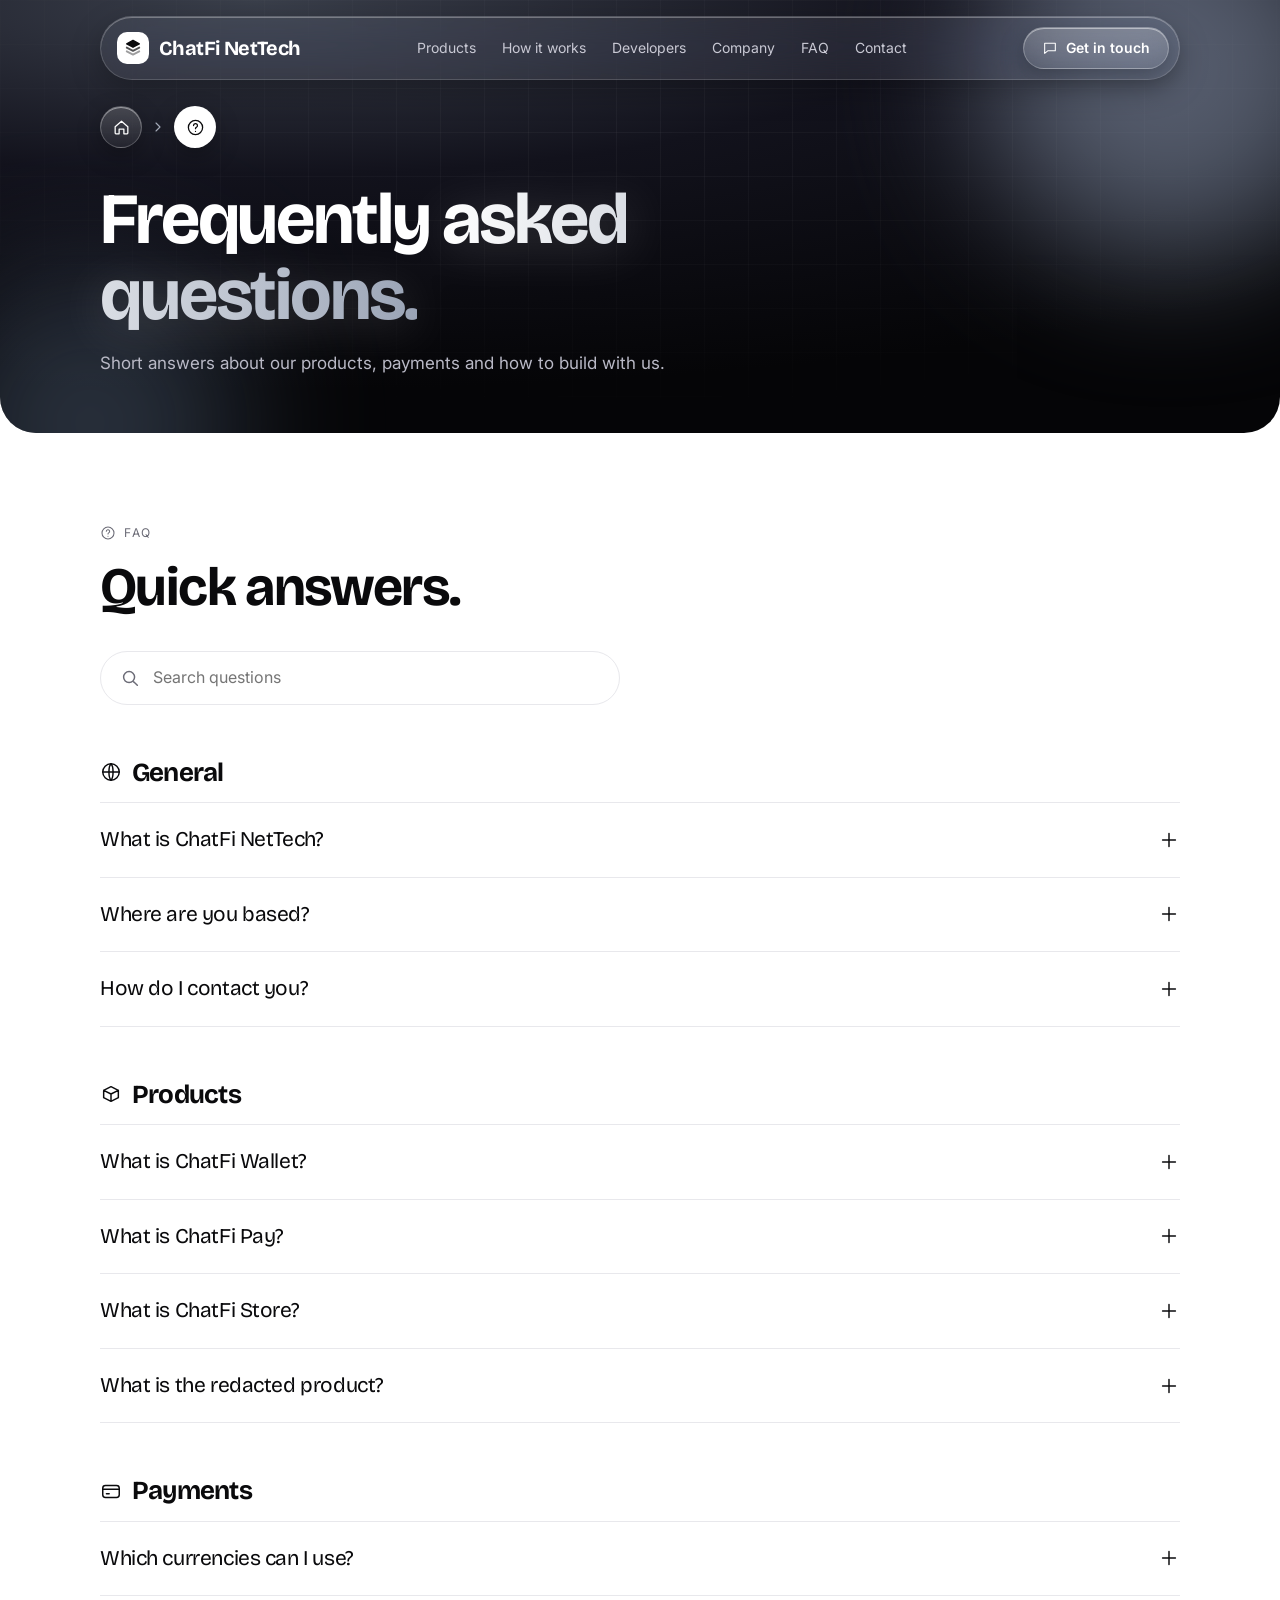
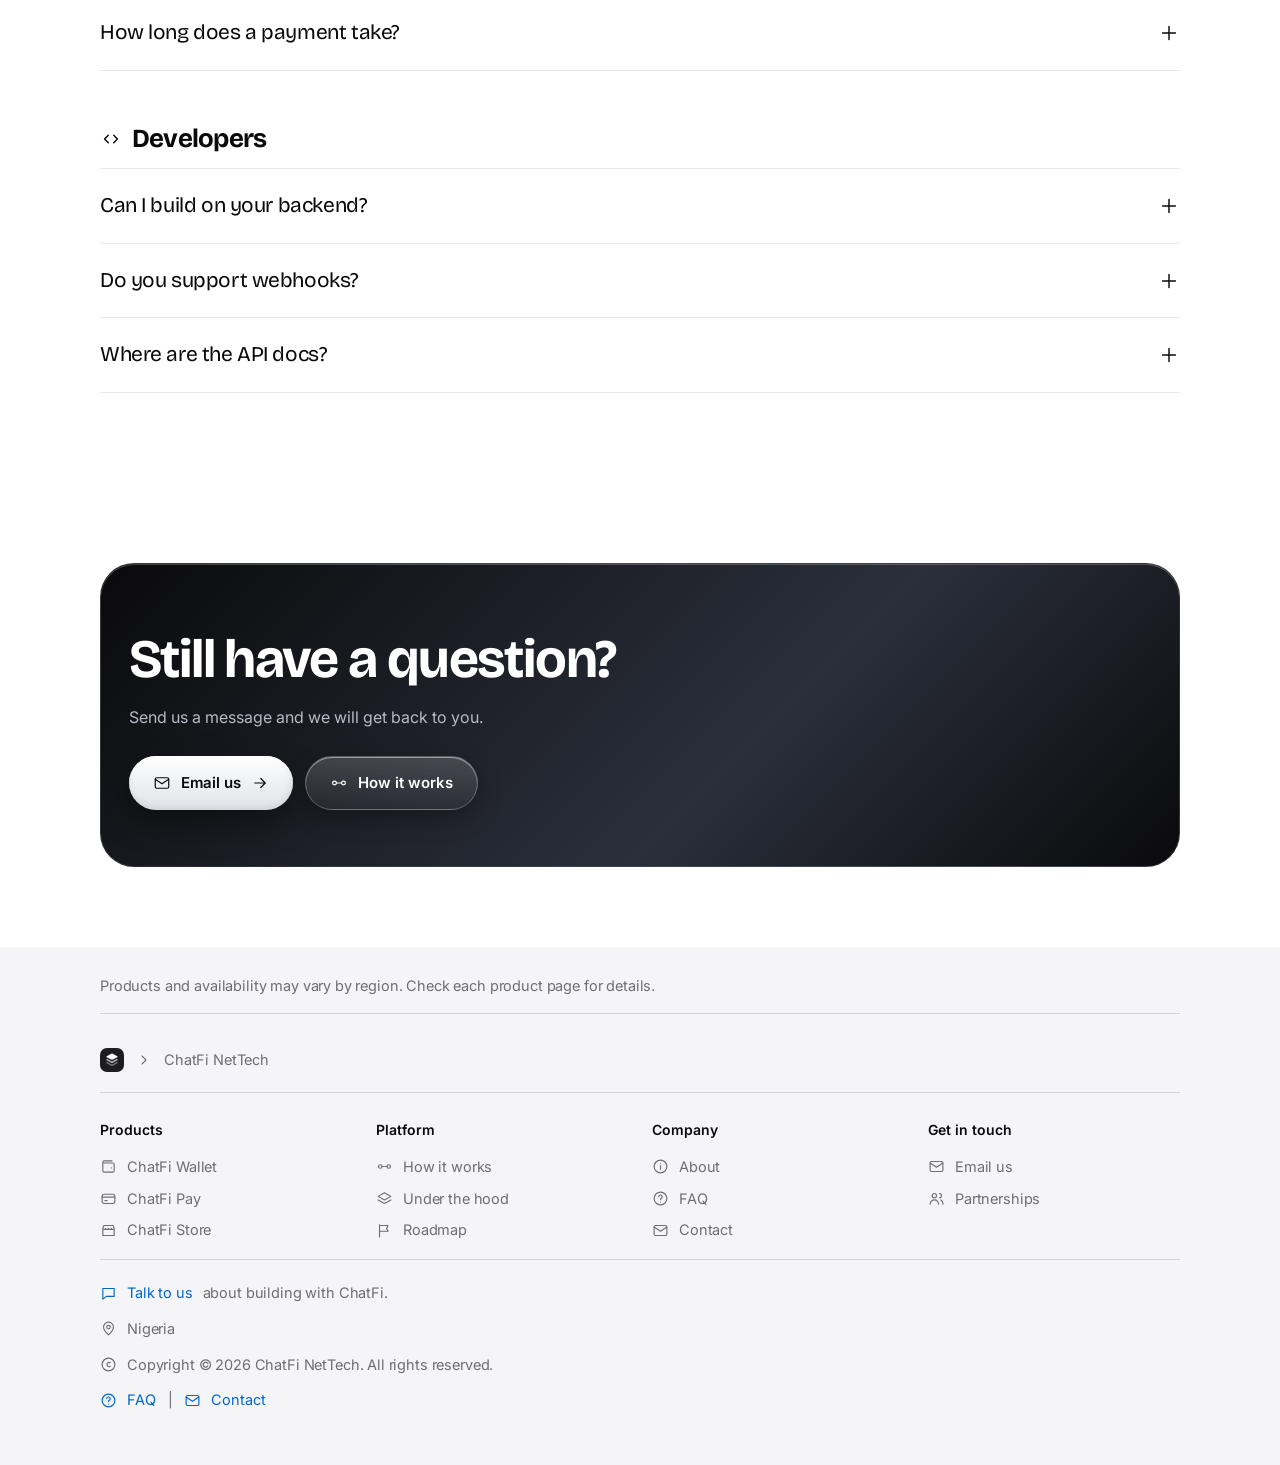
<file: faq.html>
<!DOCTYPE html>
<html lang="en">
<head>
<meta charset="utf-8">
<meta name="viewport" content="width=device-width, initial-scale=1, viewport-fit=cover">
<title>FAQ | ChatFi NetTech</title>
<meta name="description" content="Answers to common questions about ChatFi NetTech.">
<link rel="preconnect" href="https://fonts.googleapis.com">
<link rel="preconnect" href="https://fonts.gstatic.com" crossorigin>
<link href="https://fonts.googleapis.com/css2?family=Bricolage+Grotesque:wght@500;700&family=Inter:wght@400;500;600&display=swap" rel="stylesheet">
<link rel="stylesheet" href="style.css">
<link rel="stylesheet" href="pages.css">
<link rel="icon" href="favicon.svg" type="image/svg+xml">
</head>
<body>
<header class="hero page-hero">
<div class="grid"></div>
<div class="wrap">
<nav>
<a class="brand" href="index.html"><span class="logo"><svg class="i" viewBox="0 0 24 24"><polygon points="12,3 19.5,7 12,11 4.5,7" fill="currentColor" stroke-width="1.8" stroke-linejoin="round"/><path d="M4.5 11.5L12 15.5L19.5 11.5" stroke-width="2.2" opacity=".7"/><path d="M4.5 16L12 20L19.5 16" stroke-width="2.2" opacity=".4"/></svg></span>ChatFi NetTech</a>
<div class="links"><a href="index.html#products">Products</a><a href="how-it-works.html">How it works</a><a href="under-the-hood.html">Developers</a><a href="about.html">Company</a><a href="faq.html">FAQ</a><a href="index.html#contact">Contact</a></div>
<a class="pill" href="index.html#contact"><svg class="i" viewBox="0 0 24 24"><path d="M4 5h16v11H9l-5 4V5z"/></svg>Get in touch</a>
</nav>
<div class="crumbs" role="navigation" aria-label="Breadcrumb"><a class="cr" href="index.html" aria-label="Home" title="Home"><svg class="i" viewBox="0 0 24 24"><path d="M4 11l8-7 8 7v8a1 1 0 0 1-1 1h-4v-6H9v6H5a1 1 0 0 1-1-1v-8z"/></svg></a><svg class="i" viewBox="0 0 24 24"><path d="M9 6l6 6-6 6"/></svg><span class="cr on" aria-current="page" title="FAQ"><svg class="i" viewBox="0 0 24 24"><circle cx="12" cy="12" r="9"/><path d="M9.5 9.5a2.5 2.5 0 1 1 3.5 2.3c-.7.4-1 .9-1 1.7M12 17h.01"/></svg></span></div>
<h1>Frequently <span>asked questions.</span></h1>
<p class="lead">Short answers about our products, payments and how to build with us.</p>
</div>
</header>
<main class="wrap">
<section><div class="rv"><span class="tag"><svg class="i" viewBox="0 0 24 24"><circle cx="12" cy="12" r="9"/><path d="M9.5 9.5a2.5 2.5 0 1 1 3.5 2.3c-.7.4-1 .9-1 1.7M12 17h.01"/></svg>FAQ</span><h2>Quick answers.</h2><div class="search"><svg class="i" viewBox="0 0 24 24"><circle cx="11" cy="11" r="6"/><path d="M20 20l-4-4"/></svg><input id="q" type="search" placeholder="Search questions" aria-label="Search questions"></div></div><div class="fg rv"><h2 class="gh"><svg class="i" viewBox="0 0 24 24"><circle cx="12" cy="12" r="9"/><path d="M3 12h18M12 3c3 3 3 15 0 18M12 3c-3 3-3 15 0 18"/></svg>General</h2><div class="faq"><details><summary>What is ChatFi NetTech?<svg class="i" viewBox="0 0 24 24"><path d="M12 5v14M5 12h14"/></svg></summary><p>The parent company behind the ChatFi products. We build and run the shared backend that powers Wallet, Pay and Store.</p></details><details><summary>Where are you based?<svg class="i" viewBox="0 0 24 24"><path d="M12 5v14M5 12h14"/></svg></summary><p>We are registered in Nigeria and serve customers anywhere.</p></details><details><summary>How do I contact you?<svg class="i" viewBox="0 0 24 24"><path d="M12 5v14M5 12h14"/></svg></summary><p>Email us at adelekesamuel917@gmail.com and we will reply.</p></details></div></div><div class="fg rv"><h2 class="gh"><svg class="i" viewBox="0 0 24 24"><path d="M4 8l8-4 8 4v8l-8 4-8-4V8zM4 8l8 4 8-4M12 12v8"/></svg>Products</h2><div class="faq"><details><summary>What is ChatFi Wallet?<svg class="i" viewBox="0 0 24 24"><path d="M12 5v14M5 12h14"/></svg></summary><p>A mobile wallet for sending, receiving, swapping and earning on Solana.</p></details><details><summary>What is ChatFi Pay?<svg class="i" viewBox="0 0 24 24"><path d="M12 5v14M5 12h14"/></svg></summary><p>Payment infrastructure for merchants: payment links, QR codes and Solana Pay, verified on-chain.</p></details><details><summary>What is ChatFi Store?<svg class="i" viewBox="0 0 24 24"><path d="M12 5v14M5 12h14"/></svg></summary><p>A shop builder with themes, products, orders and analytics, with checkout powered by ChatFi Pay.</p></details><details><summary>What is the redacted product?<svg class="i" viewBox="0 0 24 24"><path d="M12 5v14M5 12h14"/></svg></summary><p>We cannot say yet. It is being built and will plug into everything else.</p></details></div></div><div class="fg rv"><h2 class="gh"><svg class="i" viewBox="0 0 24 24"><rect x="3" y="6" width="18" height="13" rx="3"/><path d="M3 10h18M7 15h3"/></svg>Payments</h2><div class="faq"><details><summary>Which currencies can I use?<svg class="i" viewBox="0 0 24 24"><path d="M12 5v14M5 12h14"/></svg></summary><p>Stablecoins such as USDC, SOL and Nigerian naira.</p></details><details><summary>How long does a payment take?<svg class="i" viewBox="0 0 24 24"><path d="M12 5v14M5 12h14"/></svg></summary><p>Solana settles in seconds, and ChatFi Pay confirms the payment automatically once it lands.</p></details></div></div><div class="fg rv"><h2 class="gh"><svg class="i" viewBox="0 0 24 24"><path d="M9 8l-4 4 4 4M15 8l4 4-4 4"/></svg>Developers</h2><div class="faq"><details><summary>Can I build on your backend?<svg class="i" viewBox="0 0 24 24"><path d="M12 5v14M5 12h14"/></svg></summary><p>Developer access is being opened up. Email us and we will get you started.</p></details><details><summary>Do you support webhooks?<svg class="i" viewBox="0 0 24 24"><path d="M12 5v14M5 12h14"/></svg></summary><p>Yes. Payment events are sent to your server as they happen.</p></details><details><summary>Where are the API docs?<svg class="i" viewBox="0 0 24 24"><path d="M12 5v14M5 12h14"/></svg></summary><p>Public documentation arrives with open developer access. Our Under the hood page shows the shape of the API.</p></details></div></div><div id="none" class="sub hide" style="margin-top:30px">No questions match your search.</div></section><section><div class="band sm rv"><h2>Still have a question?</h2><p>Send us a message and we will get back to you.</p><div class="cta"><a class="btn w" href="mailto:adelekesamuel917@gmail.com"><svg class="i" viewBox="0 0 24 24"><rect x="3" y="5" width="18" height="14" rx="2"/><path d="M3 7l9 6 9-6"/></svg>Email us <svg class="i" viewBox="0 0 24 24"><path d="M5 12h14M13 6l6 6-6 6"/></svg></a><a class="btn o" href="how-it-works.html"><svg class="i" viewBox="0 0 24 24"><circle cx="6" cy="12" r="2.5"/><circle cx="18" cy="12" r="2.5"/><path d="M8.5 12h7"/></svg>How it works</a></div></div></section>
</main>
<footer class="ft"><div class="wrap">
<p class="note">Products and availability may vary by region. Check each product page for details.</p>
<div class="crumb"><span class="logo"><svg class="i" viewBox="0 0 24 24"><polygon points="12,3 19.5,7 12,11 4.5,7" fill="currentColor" stroke-width="1.8" stroke-linejoin="round"/><path d="M4.5 11.5L12 15.5L19.5 11.5" stroke-width="2.2" opacity=".7"/><path d="M4.5 16L12 20L19.5 16" stroke-width="2.2" opacity=".4"/></svg></span><svg class="i" viewBox="0 0 24 24"><path d="M9 6l6 6-6 6"/></svg><span>ChatFi NetTech</span></div>
<div class="fgrid">
<details class="fs"><summary><span class="sl"><svg class="i" viewBox="0 0 24 24"><rect x="4" y="4" width="7" height="7" rx="1.5"/><rect x="13" y="4" width="7" height="7" rx="1.5"/><rect x="4" y="13" width="7" height="7" rx="1.5"/><rect x="13" y="13" width="7" height="7" rx="1.5"/></svg>Products</span><svg class="i" viewBox="0 0 24 24"><path d="M6 9l6 6 6-6"/></svg></summary><div><a href="index.html#products"><svg class="i" viewBox="0 0 24 24"><path d="M4 7h14a2 2 0 0 1 2 2v9a2 2 0 0 1-2 2H6a2 2 0 0 1-2-2V7zm0 0V6a2 2 0 0 1 2-2h11M16 14h.01"/></svg>ChatFi Wallet</a><a href="https://pay.chatfi.pro"><svg class="i" viewBox="0 0 24 24"><rect x="3" y="6" width="18" height="13" rx="3"/><path d="M3 10h18M7 15h3"/></svg>ChatFi Pay</a><a href="https://chatfi.shop"><svg class="i" viewBox="0 0 24 24"><path d="M4 9l1.5-4h13L20 9M4 9v10h16V9M4 9c0 2 4 2 4 0 0 2 4 2 4 0 0 2 4 2 4 0 0 2 4 2 4 0"/></svg>ChatFi Store</a></div></details>
<details class="fs"><summary><span class="sl"><svg class="i" viewBox="0 0 24 24"><path d="M12 4l9 5-9 5-9-5 9-5zM3 14l9 5 9-5"/></svg>Platform</span><svg class="i" viewBox="0 0 24 24"><path d="M6 9l6 6 6-6"/></svg></summary><div><a href="how-it-works.html"><svg class="i" viewBox="0 0 24 24"><circle cx="6" cy="12" r="2.5"/><circle cx="18" cy="12" r="2.5"/><path d="M8.5 12h7"/></svg>How it works</a><a href="under-the-hood.html"><svg class="i" viewBox="0 0 24 24"><path d="M12 4l9 5-9 5-9-5 9-5zM3 14l9 5 9-5"/></svg>Under the hood</a><a href="index.html#roadmap"><svg class="i" viewBox="0 0 24 24"><path d="M5 21V4M5 5h12l-2 4 2 4H5"/></svg>Roadmap</a></div></details>
<details class="fs"><summary><span class="sl"><svg class="i" viewBox="0 0 24 24"><path d="M5 20V5h9v15M14 9h5v11M3 20h18M8 9h3M8 13h3"/></svg>Company</span><svg class="i" viewBox="0 0 24 24"><path d="M6 9l6 6 6-6"/></svg></summary><div><a href="about.html"><svg class="i" viewBox="0 0 24 24"><circle cx="12" cy="12" r="9"/><path d="M12 11v5M12 8h.01"/></svg>About</a><a href="faq.html"><svg class="i" viewBox="0 0 24 24"><circle cx="12" cy="12" r="9"/><path d="M9.5 9.5a2.5 2.5 0 1 1 3.5 2.3c-.7.4-1 .9-1 1.7M12 17h.01"/></svg>FAQ</a><a href="index.html#contact"><svg class="i" viewBox="0 0 24 24"><rect x="3" y="5" width="18" height="14" rx="2"/><path d="M3 7l9 6 9-6"/></svg>Contact</a></div></details>
<details class="fs"><summary><span class="sl"><svg class="i" viewBox="0 0 24 24"><path d="M4 5h16v11H9l-5 4V5z"/></svg>Get in touch</span><svg class="i" viewBox="0 0 24 24"><path d="M6 9l6 6 6-6"/></svg></summary><div><a href="mailto:adelekesamuel917@gmail.com"><svg class="i" viewBox="0 0 24 24"><rect x="3" y="5" width="18" height="14" rx="2"/><path d="M3 7l9 6 9-6"/></svg>Email us</a><a href="index.html#contact"><svg class="i" viewBox="0 0 24 24"><circle cx="9" cy="8" r="3"/><path d="M3 20c0-3.5 3-6 6-6s6 2.5 6 6M16 5a3 3 0 0 1 0 6M18 14c2 .8 3 3 3 6"/></svg>Partnerships</a></div></details>
</div>
<p class="fl ir"><a href="index.html#contact"><svg class="i" viewBox="0 0 24 24"><path d="M4 5h16v11H9l-5 4V5z"/></svg>Talk to us</a><span> about building with ChatFi.</span></p>
<p class="ir"><svg class="i" viewBox="0 0 24 24"><path d="M12 21s7-6.2 7-11a7 7 0 1 0-14 0c0 4.8 7 11 7 11z"/><circle cx="12" cy="10" r="2.5"/></svg>Nigeria</p>
<p class="ir"><svg class="i" viewBox="0 0 24 24"><circle cx="12" cy="12" r="9"/><path d="M14.5 9.5a3 3 0 1 0 0 5"/></svg>Copyright © 2026 ChatFi NetTech. All rights reserved.</p>
<p class="fb"><a href="faq.html"><svg class="i" viewBox="0 0 24 24"><circle cx="12" cy="12" r="9"/><path d="M9.5 9.5a2.5 2.5 0 1 1 3.5 2.3c-.7.4-1 .9-1 1.7M12 17h.01"/></svg>FAQ</a><span>|</span><a href="index.html#contact"><svg class="i" viewBox="0 0 24 24"><rect x="3" y="5" width="18" height="14" rx="2"/><path d="M3 7l9 6 9-6"/></svg>Contact</a></p>
</div></footer>
<script>
if(matchMedia('(min-width:800px)').matches)document.querySelectorAll('.fs').forEach(function(d){d.open=true});
document.querySelectorAll('.card').forEach(function(c){c.addEventListener('pointermove',function(e){var r=c.getBoundingClientRect();c.style.setProperty('--x',(e.clientX-r.left)+'px');c.style.setProperty('--y',(e.clientY-r.top)+'px')})});
var io=new IntersectionObserver(function(es){es.forEach(function(e){if(e.isIntersecting){e.target.classList.add('on');io.unobserve(e.target)}})},{threshold:.1});
document.querySelectorAll('.rv').forEach(function(el){io.observe(el)});
var q=document.getElementById('q');q.addEventListener('input',function(){var v=q.value.toLowerCase().trim(),any=false;document.querySelectorAll('.fg').forEach(function(g){var s=0;g.querySelectorAll('details').forEach(function(d){var m=!v||d.textContent.toLowerCase().indexOf(v)>-1;d.classList.toggle('hide',!m);if(m){s++;d.open=!!v}});g.classList.toggle('hide',!s);if(s)any=true});document.getElementById('none').classList.toggle('hide',any)});
</script>
</body>
</html>
</file>
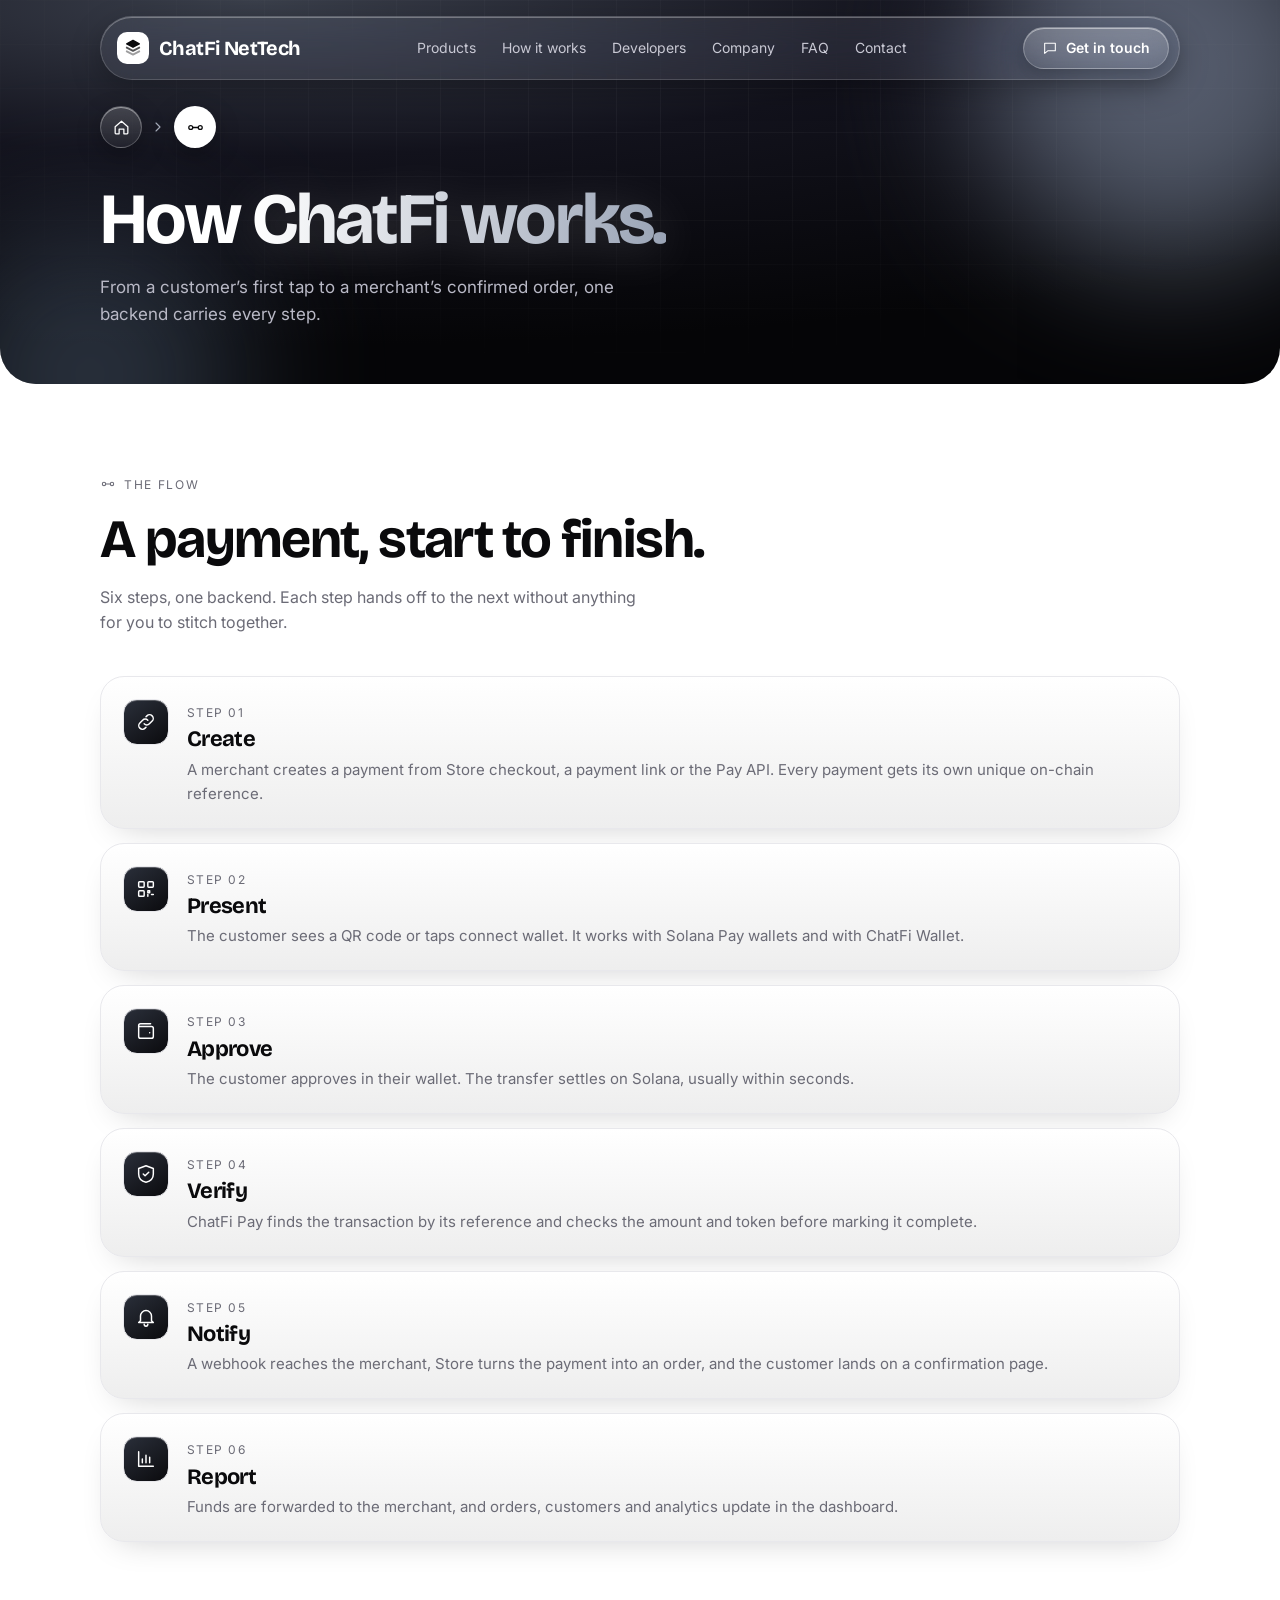
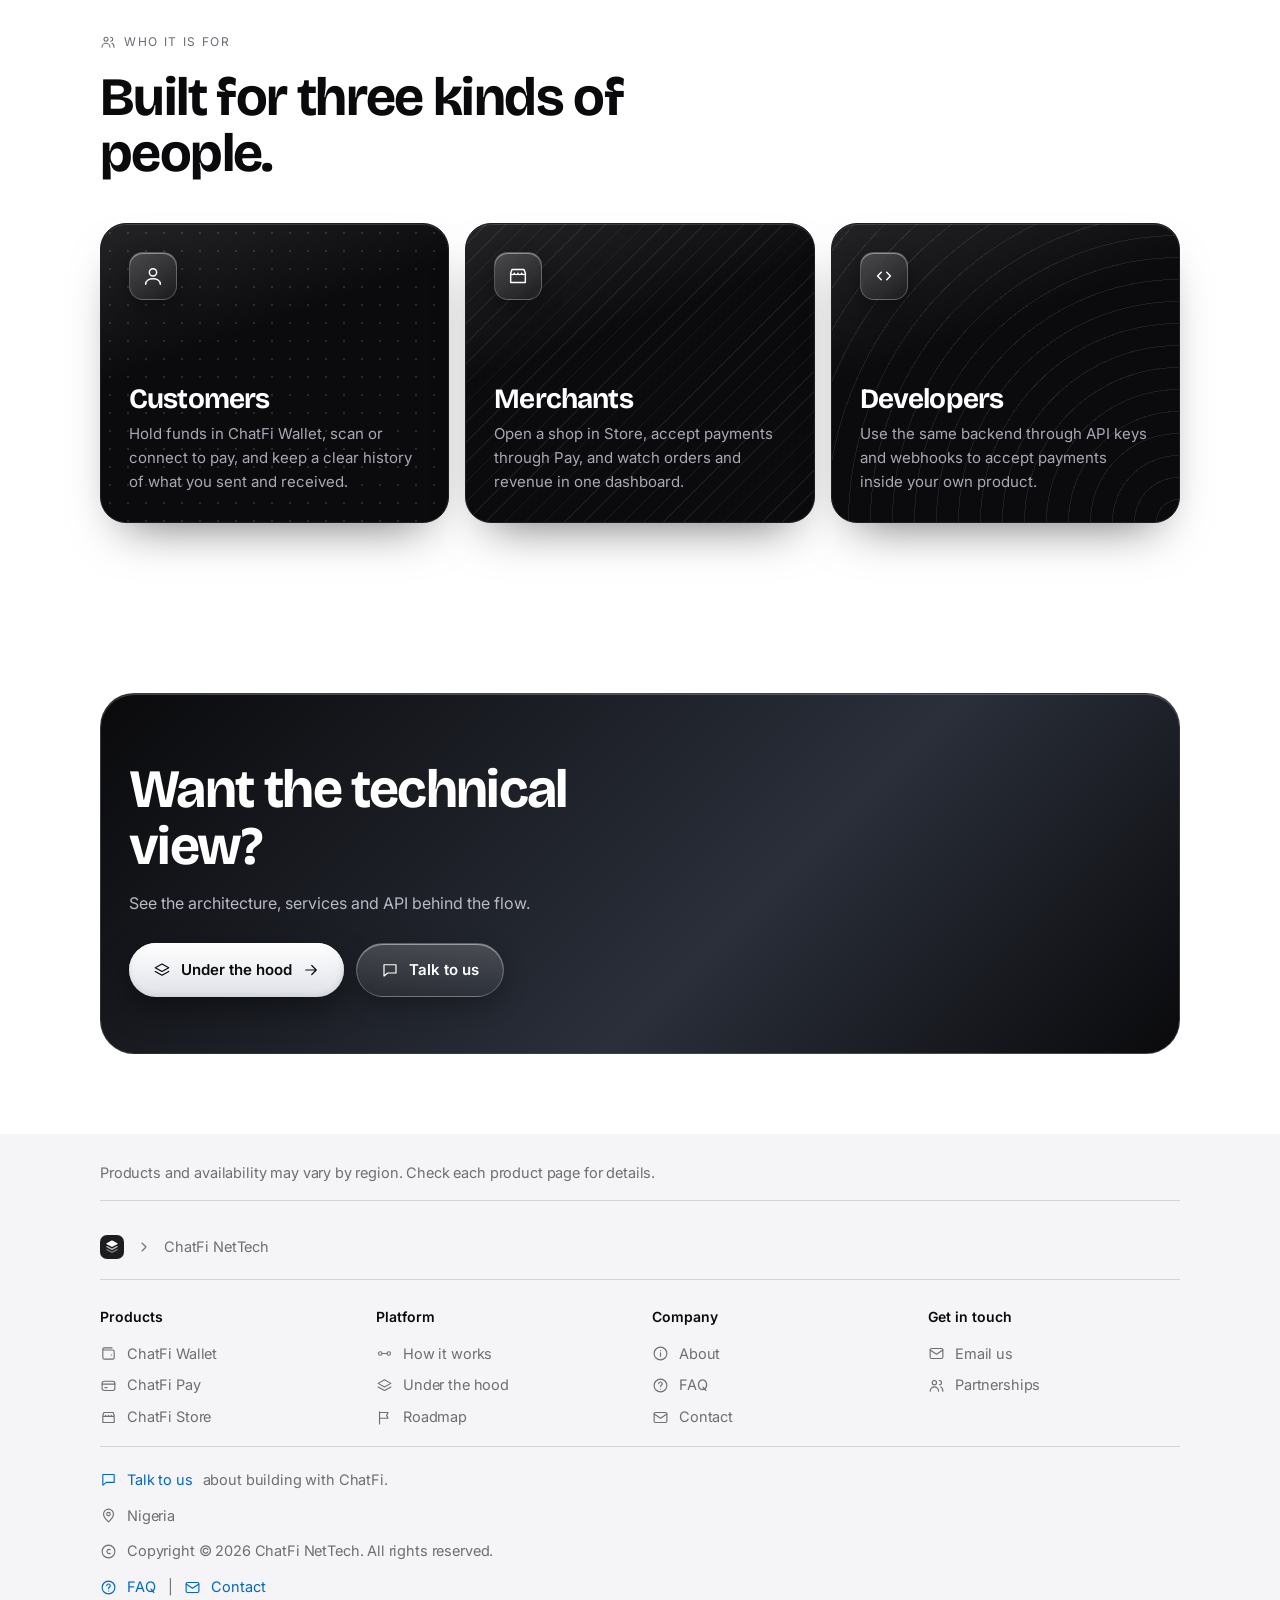
<file: how-it-works.html>
<!DOCTYPE html>
<html lang="en">
<head>
<meta charset="utf-8">
<meta name="viewport" content="width=device-width, initial-scale=1, viewport-fit=cover">
<title>How it works | ChatFi NetTech</title>
<meta name="description" content="How ChatFi Wallet, Pay and Store work together on one backend.">
<link rel="preconnect" href="https://fonts.googleapis.com">
<link rel="preconnect" href="https://fonts.gstatic.com" crossorigin>
<link href="https://fonts.googleapis.com/css2?family=Bricolage+Grotesque:wght@500;700&family=Inter:wght@400;500;600&display=swap" rel="stylesheet">
<link rel="stylesheet" href="style.css">
<link rel="stylesheet" href="pages.css">
<link rel="icon" href="favicon.svg" type="image/svg+xml">
</head>
<body>
<header class="hero page-hero">
<div class="grid"></div>
<div class="wrap">
<nav>
<a class="brand" href="index.html"><span class="logo"><svg class="i" viewBox="0 0 24 24"><polygon points="12,3 19.5,7 12,11 4.5,7" fill="currentColor" stroke-width="1.8" stroke-linejoin="round"/><path d="M4.5 11.5L12 15.5L19.5 11.5" stroke-width="2.2" opacity=".7"/><path d="M4.5 16L12 20L19.5 16" stroke-width="2.2" opacity=".4"/></svg></span>ChatFi NetTech</a>
<div class="links"><a href="index.html#products">Products</a><a href="how-it-works.html">How it works</a><a href="under-the-hood.html">Developers</a><a href="about.html">Company</a><a href="faq.html">FAQ</a><a href="index.html#contact">Contact</a></div>
<a class="pill" href="index.html#contact"><svg class="i" viewBox="0 0 24 24"><path d="M4 5h16v11H9l-5 4V5z"/></svg>Get in touch</a>
</nav>
<div class="crumbs" role="navigation" aria-label="Breadcrumb"><a class="cr" href="index.html" aria-label="Home" title="Home"><svg class="i" viewBox="0 0 24 24"><path d="M4 11l8-7 8 7v8a1 1 0 0 1-1 1h-4v-6H9v6H5a1 1 0 0 1-1-1v-8z"/></svg></a><svg class="i" viewBox="0 0 24 24"><path d="M9 6l6 6-6 6"/></svg><span class="cr on" aria-current="page" title="How it works"><svg class="i" viewBox="0 0 24 24"><circle cx="6" cy="12" r="2.5"/><circle cx="18" cy="12" r="2.5"/><path d="M8.5 12h7"/></svg></span></div>
<h1>How <span>ChatFi works.</span></h1>
<p class="lead">From a customer’s first tap to a merchant’s confirmed order, one backend carries every step.</p>
</div>
</header>
<main class="wrap">
<section><div class="rv"><span class="tag"><svg class="i" viewBox="0 0 24 24"><circle cx="6" cy="12" r="2.5"/><circle cx="18" cy="12" r="2.5"/><path d="M8.5 12h7"/></svg>The flow</span><h2>A payment, start to finish.</h2><p class="sub">Six steps, one backend. Each step hands off to the next without anything for you to stitch together.</p></div><div class="tl rv"><div class="tr"><span class="si"><svg class="i" viewBox="0 0 24 24"><path d="M10 14a4 4 0 0 0 5.7 0l3-3a4 4 0 0 0-5.7-5.7l-1 1M14 10a4 4 0 0 0-5.7 0l-3 3a4 4 0 0 0 5.7 5.7l1-1"/></svg></span><div><small>Step 01</small><h3>Create</h3><p>A merchant creates a payment from Store checkout, a payment link or the Pay API. Every payment gets its own unique on-chain reference.</p></div></div><div class="tr"><span class="si"><svg class="i" viewBox="0 0 24 24"><rect x="4" y="4" width="6" height="6" rx="1"/><rect x="14" y="4" width="6" height="6" rx="1"/><rect x="4" y="14" width="6" height="6" rx="1"/><path d="M14 14h2v2h-2zM18 18h2M14 18v2"/></svg></span><div><small>Step 02</small><h3>Present</h3><p>The customer sees a QR code or taps connect wallet. It works with Solana Pay wallets and with ChatFi Wallet.</p></div></div><div class="tr"><span class="si"><svg class="i" viewBox="0 0 24 24"><path d="M4 7h14a2 2 0 0 1 2 2v9a2 2 0 0 1-2 2H6a2 2 0 0 1-2-2V7zm0 0V6a2 2 0 0 1 2-2h11M16 14h.01"/></svg></span><div><small>Step 03</small><h3>Approve</h3><p>The customer approves in their wallet. The transfer settles on Solana, usually within seconds.</p></div></div><div class="tr"><span class="si"><svg class="i" viewBox="0 0 24 24"><path d="M12 3l8 3v6c0 5-3.5 8-8 9-4.5-1-8-4-8-9V6l8-3z"/><path d="M9 12l2 2 4-4"/></svg></span><div><small>Step 04</small><h3>Verify</h3><p>ChatFi Pay finds the transaction by its reference and checks the amount and token before marking it complete.</p></div></div><div class="tr"><span class="si"><svg class="i" viewBox="0 0 24 24"><path d="M6 16V11a6 6 0 0 1 12 0v5l2 2H4l2-2zM10 20a2 2 0 0 0 4 0"/></svg></span><div><small>Step 05</small><h3>Notify</h3><p>A webhook reaches the merchant, Store turns the payment into an order, and the customer lands on a confirmation page.</p></div></div><div class="tr"><span class="si"><svg class="i" viewBox="0 0 24 24"><path d="M4 20V4M4 20h16M8 16v-4M12 16V8M16 16v-6"/></svg></span><div><small>Step 06</small><h3>Report</h3><p>Funds are forwarded to the merchant, and orders, customers and analytics update in the dashboard.</p></div></div></div></section><section><div class="rv"><span class="tag"><svg class="i" viewBox="0 0 24 24"><circle cx="9" cy="8" r="3"/><path d="M3 20c0-3.5 3-6 6-6s6 2.5 6 6M16 5a3 3 0 0 1 0 6M18 14c2 .8 3 3 3 6"/></svg>Who it is for</span><h2>Built for three kinds of people.</h2></div><div class="cards rv"><div class="card st"><div class="pat p1"></div><div class="ic"><svg class="i" viewBox="0 0 24 24"><circle cx="12" cy="8" r="4"/><path d="M4 21c0-4 4-6 8-6s8 2 8 6"/></svg></div><h3>Customers</h3><p>Hold funds in ChatFi Wallet, scan or connect to pay, and keep a clear history of what you sent and received.</p></div><div class="card st"><div class="pat p2"></div><div class="ic"><svg class="i" viewBox="0 0 24 24"><path d="M4 9l1.5-4h13L20 9M4 9v10h16V9M4 9c0 2 4 2 4 0 0 2 4 2 4 0 0 2 4 2 4 0 0 2 4 2 4 0"/></svg></div><h3>Merchants</h3><p>Open a shop in Store, accept payments through Pay, and watch orders and revenue in one dashboard.</p></div><div class="card st"><div class="pat p3"></div><div class="ic"><svg class="i" viewBox="0 0 24 24"><path d="M9 8l-4 4 4 4M15 8l4 4-4 4"/></svg></div><h3>Developers</h3><p>Use the same backend through API keys and webhooks to accept payments inside your own product.</p></div></div></section><section><div class="band sm rv"><h2>Want the technical view?</h2><p>See the architecture, services and API behind the flow.</p><div class="cta"><a class="btn w" href="under-the-hood.html"><svg class="i" viewBox="0 0 24 24"><path d="M12 4l9 5-9 5-9-5 9-5zM3 14l9 5 9-5"/></svg>Under the hood <svg class="i" viewBox="0 0 24 24"><path d="M5 12h14M13 6l6 6-6 6"/></svg></a><a class="btn o" href="index.html#contact"><svg class="i" viewBox="0 0 24 24"><path d="M4 5h16v11H9l-5 4V5z"/></svg>Talk to us</a></div></div></section>
</main>
<footer class="ft"><div class="wrap">
<p class="note">Products and availability may vary by region. Check each product page for details.</p>
<div class="crumb"><span class="logo"><svg class="i" viewBox="0 0 24 24"><polygon points="12,3 19.5,7 12,11 4.5,7" fill="currentColor" stroke-width="1.8" stroke-linejoin="round"/><path d="M4.5 11.5L12 15.5L19.5 11.5" stroke-width="2.2" opacity=".7"/><path d="M4.5 16L12 20L19.5 16" stroke-width="2.2" opacity=".4"/></svg></span><svg class="i" viewBox="0 0 24 24"><path d="M9 6l6 6-6 6"/></svg><span>ChatFi NetTech</span></div>
<div class="fgrid">
<details class="fs"><summary><span class="sl"><svg class="i" viewBox="0 0 24 24"><rect x="4" y="4" width="7" height="7" rx="1.5"/><rect x="13" y="4" width="7" height="7" rx="1.5"/><rect x="4" y="13" width="7" height="7" rx="1.5"/><rect x="13" y="13" width="7" height="7" rx="1.5"/></svg>Products</span><svg class="i" viewBox="0 0 24 24"><path d="M6 9l6 6 6-6"/></svg></summary><div><a href="index.html#products"><svg class="i" viewBox="0 0 24 24"><path d="M4 7h14a2 2 0 0 1 2 2v9a2 2 0 0 1-2 2H6a2 2 0 0 1-2-2V7zm0 0V6a2 2 0 0 1 2-2h11M16 14h.01"/></svg>ChatFi Wallet</a><a href="https://pay.chatfi.pro"><svg class="i" viewBox="0 0 24 24"><rect x="3" y="6" width="18" height="13" rx="3"/><path d="M3 10h18M7 15h3"/></svg>ChatFi Pay</a><a href="https://chatfi.shop"><svg class="i" viewBox="0 0 24 24"><path d="M4 9l1.5-4h13L20 9M4 9v10h16V9M4 9c0 2 4 2 4 0 0 2 4 2 4 0 0 2 4 2 4 0 0 2 4 2 4 0"/></svg>ChatFi Store</a></div></details>
<details class="fs"><summary><span class="sl"><svg class="i" viewBox="0 0 24 24"><path d="M12 4l9 5-9 5-9-5 9-5zM3 14l9 5 9-5"/></svg>Platform</span><svg class="i" viewBox="0 0 24 24"><path d="M6 9l6 6 6-6"/></svg></summary><div><a href="how-it-works.html"><svg class="i" viewBox="0 0 24 24"><circle cx="6" cy="12" r="2.5"/><circle cx="18" cy="12" r="2.5"/><path d="M8.5 12h7"/></svg>How it works</a><a href="under-the-hood.html"><svg class="i" viewBox="0 0 24 24"><path d="M12 4l9 5-9 5-9-5 9-5zM3 14l9 5 9-5"/></svg>Under the hood</a><a href="index.html#roadmap"><svg class="i" viewBox="0 0 24 24"><path d="M5 21V4M5 5h12l-2 4 2 4H5"/></svg>Roadmap</a></div></details>
<details class="fs"><summary><span class="sl"><svg class="i" viewBox="0 0 24 24"><path d="M5 20V5h9v15M14 9h5v11M3 20h18M8 9h3M8 13h3"/></svg>Company</span><svg class="i" viewBox="0 0 24 24"><path d="M6 9l6 6 6-6"/></svg></summary><div><a href="about.html"><svg class="i" viewBox="0 0 24 24"><circle cx="12" cy="12" r="9"/><path d="M12 11v5M12 8h.01"/></svg>About</a><a href="faq.html"><svg class="i" viewBox="0 0 24 24"><circle cx="12" cy="12" r="9"/><path d="M9.5 9.5a2.5 2.5 0 1 1 3.5 2.3c-.7.4-1 .9-1 1.7M12 17h.01"/></svg>FAQ</a><a href="index.html#contact"><svg class="i" viewBox="0 0 24 24"><rect x="3" y="5" width="18" height="14" rx="2"/><path d="M3 7l9 6 9-6"/></svg>Contact</a></div></details>
<details class="fs"><summary><span class="sl"><svg class="i" viewBox="0 0 24 24"><path d="M4 5h16v11H9l-5 4V5z"/></svg>Get in touch</span><svg class="i" viewBox="0 0 24 24"><path d="M6 9l6 6 6-6"/></svg></summary><div><a href="mailto:adelekesamuel917@gmail.com"><svg class="i" viewBox="0 0 24 24"><rect x="3" y="5" width="18" height="14" rx="2"/><path d="M3 7l9 6 9-6"/></svg>Email us</a><a href="index.html#contact"><svg class="i" viewBox="0 0 24 24"><circle cx="9" cy="8" r="3"/><path d="M3 20c0-3.5 3-6 6-6s6 2.5 6 6M16 5a3 3 0 0 1 0 6M18 14c2 .8 3 3 3 6"/></svg>Partnerships</a></div></details>
</div>
<p class="fl ir"><a href="index.html#contact"><svg class="i" viewBox="0 0 24 24"><path d="M4 5h16v11H9l-5 4V5z"/></svg>Talk to us</a><span> about building with ChatFi.</span></p>
<p class="ir"><svg class="i" viewBox="0 0 24 24"><path d="M12 21s7-6.2 7-11a7 7 0 1 0-14 0c0 4.8 7 11 7 11z"/><circle cx="12" cy="10" r="2.5"/></svg>Nigeria</p>
<p class="ir"><svg class="i" viewBox="0 0 24 24"><circle cx="12" cy="12" r="9"/><path d="M14.5 9.5a3 3 0 1 0 0 5"/></svg>Copyright © 2026 ChatFi NetTech. All rights reserved.</p>
<p class="fb"><a href="faq.html"><svg class="i" viewBox="0 0 24 24"><circle cx="12" cy="12" r="9"/><path d="M9.5 9.5a2.5 2.5 0 1 1 3.5 2.3c-.7.4-1 .9-1 1.7M12 17h.01"/></svg>FAQ</a><span>|</span><a href="index.html#contact"><svg class="i" viewBox="0 0 24 24"><rect x="3" y="5" width="18" height="14" rx="2"/><path d="M3 7l9 6 9-6"/></svg>Contact</a></p>
</div></footer>
<script>
if(matchMedia('(min-width:800px)').matches)document.querySelectorAll('.fs').forEach(function(d){d.open=true});
document.querySelectorAll('.card').forEach(function(c){c.addEventListener('pointermove',function(e){var r=c.getBoundingClientRect();c.style.setProperty('--x',(e.clientX-r.left)+'px');c.style.setProperty('--y',(e.clientY-r.top)+'px')})});
var io=new IntersectionObserver(function(es){es.forEach(function(e){if(e.isIntersecting){e.target.classList.add('on');io.unobserve(e.target)}})},{threshold:.1});
document.querySelectorAll('.rv').forEach(function(el){io.observe(el)});

</script>
</body>
</html>
</file>
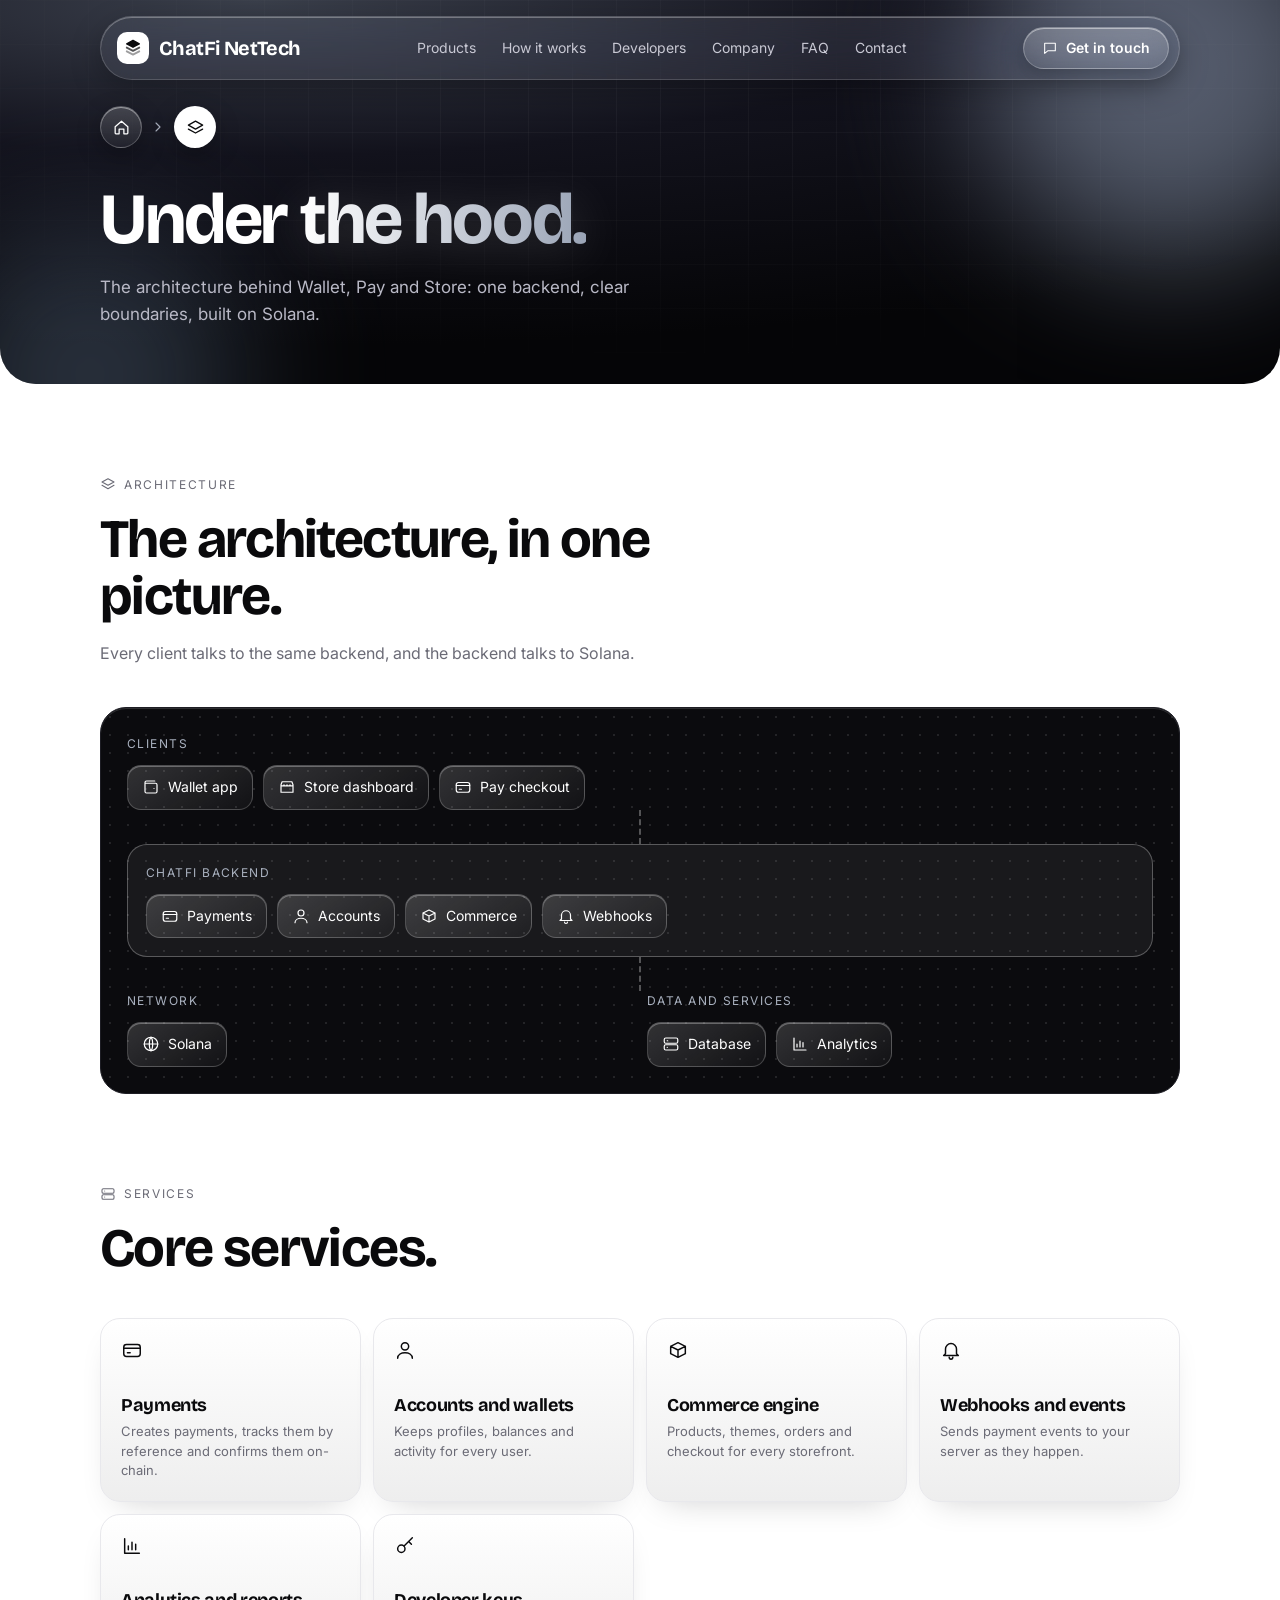
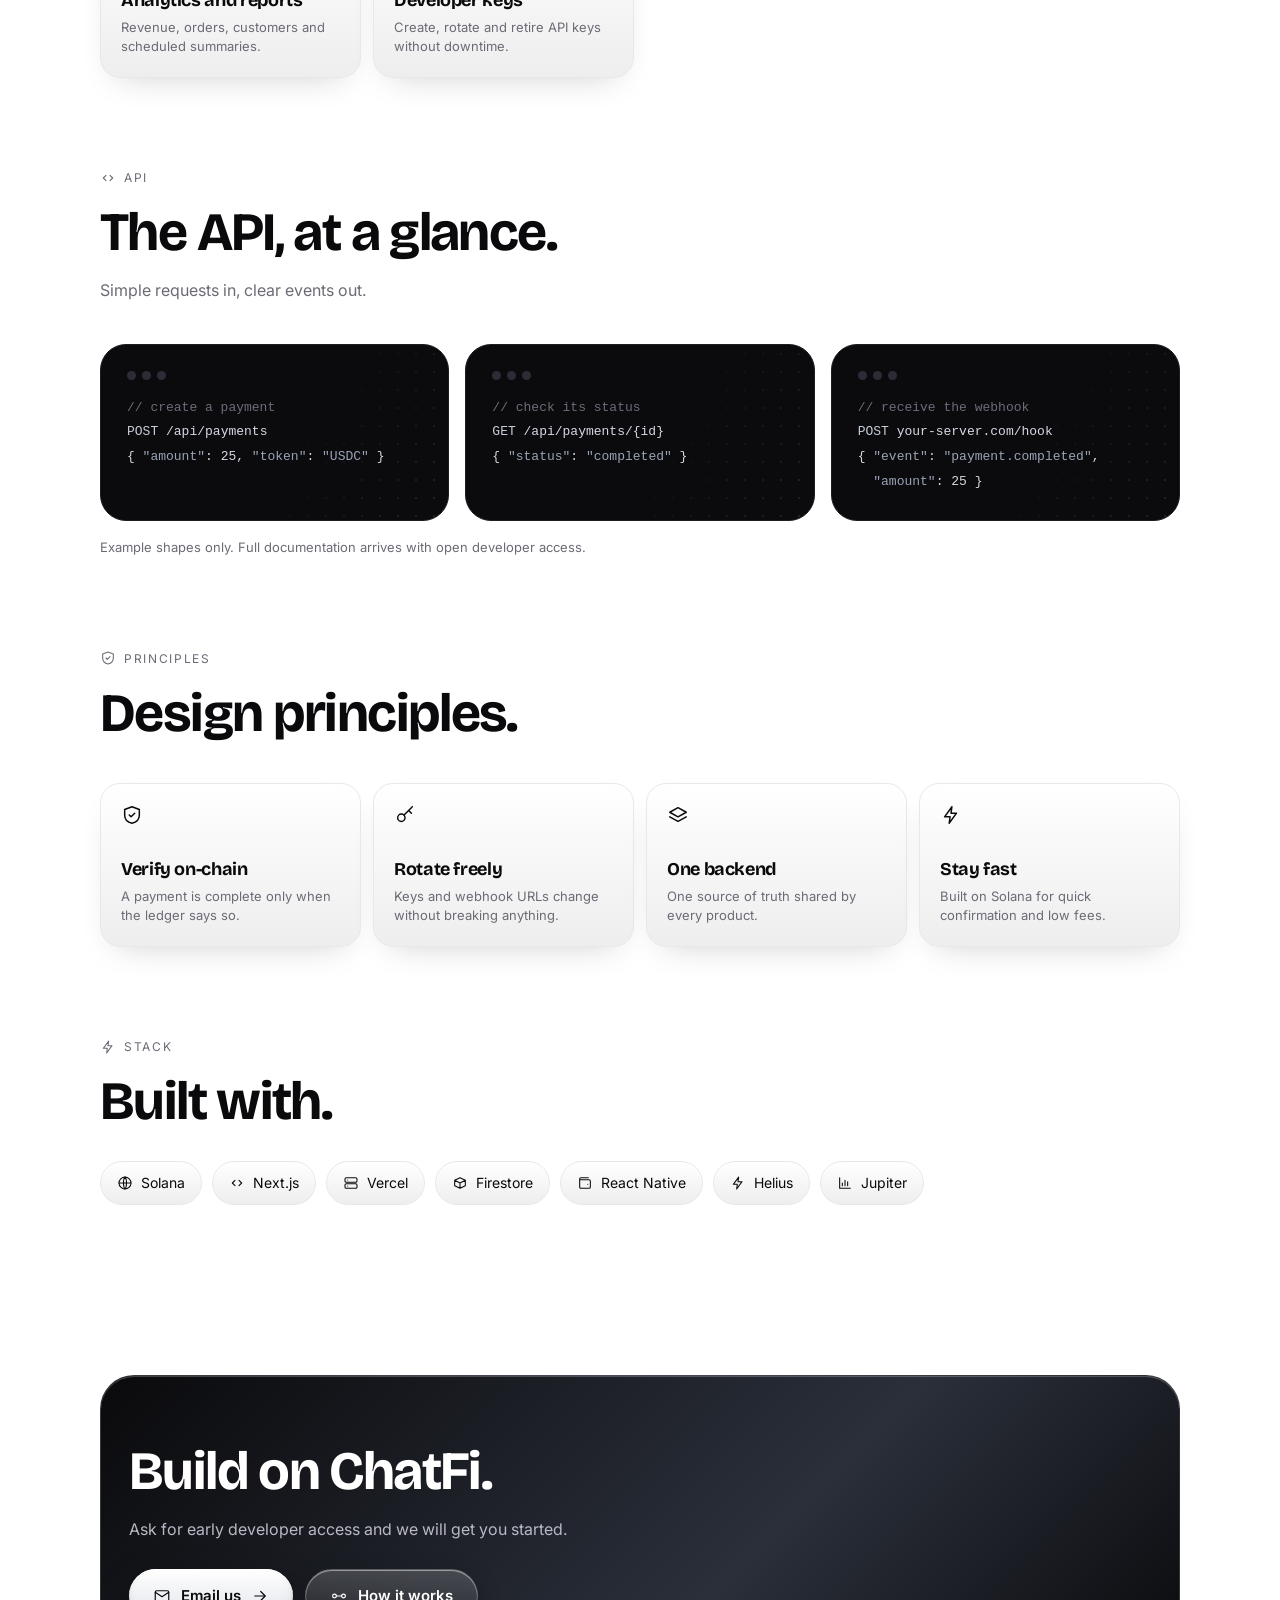
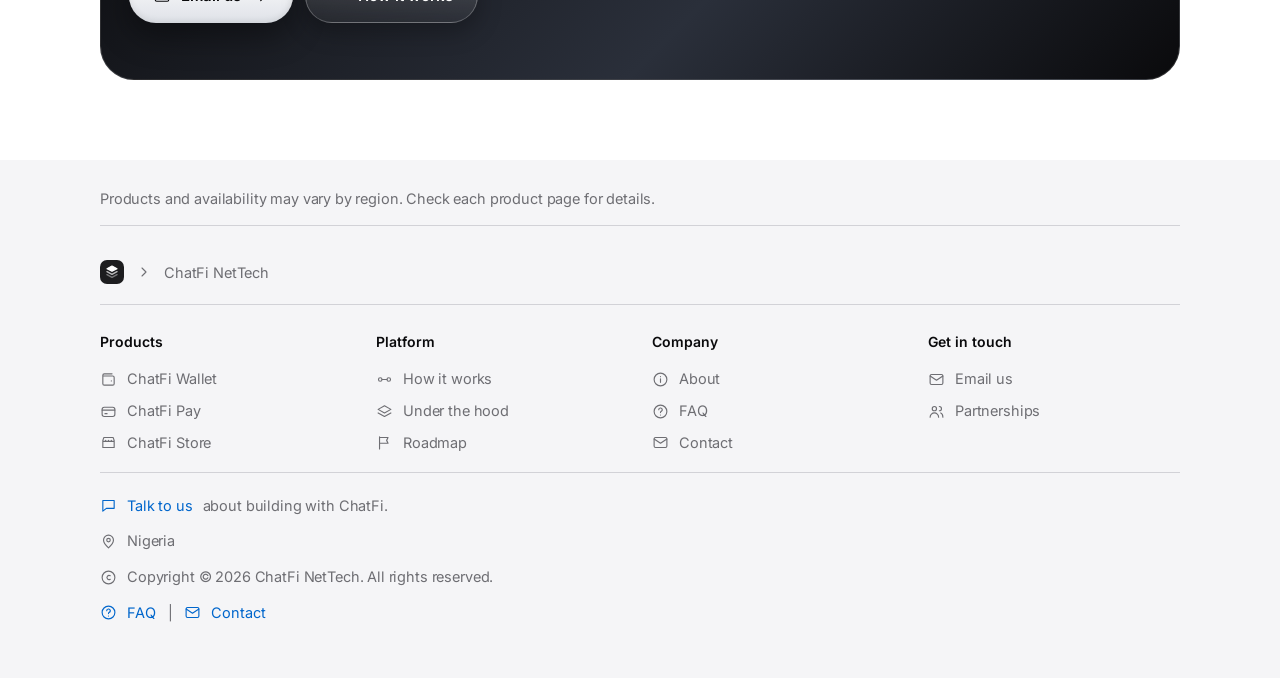
<file: under-the-hood.html>
<!DOCTYPE html>
<html lang="en">
<head>
<meta charset="utf-8">
<meta name="viewport" content="width=device-width, initial-scale=1, viewport-fit=cover">
<title>Under the hood | ChatFi NetTech</title>
<meta name="description" content="The architecture, services and API behind ChatFi.">
<link rel="preconnect" href="https://fonts.googleapis.com">
<link rel="preconnect" href="https://fonts.gstatic.com" crossorigin>
<link href="https://fonts.googleapis.com/css2?family=Bricolage+Grotesque:wght@500;700&family=Inter:wght@400;500;600&display=swap" rel="stylesheet">
<link rel="stylesheet" href="style.css">
<link rel="stylesheet" href="pages.css">
<link rel="icon" href="favicon.svg" type="image/svg+xml">
</head>
<body>
<header class="hero page-hero">
<div class="grid"></div>
<div class="wrap">
<nav>
<a class="brand" href="index.html"><span class="logo"><svg class="i" viewBox="0 0 24 24"><polygon points="12,3 19.5,7 12,11 4.5,7" fill="currentColor" stroke-width="1.8" stroke-linejoin="round"/><path d="M4.5 11.5L12 15.5L19.5 11.5" stroke-width="2.2" opacity=".7"/><path d="M4.5 16L12 20L19.5 16" stroke-width="2.2" opacity=".4"/></svg></span>ChatFi NetTech</a>
<div class="links"><a href="index.html#products">Products</a><a href="how-it-works.html">How it works</a><a href="under-the-hood.html">Developers</a><a href="about.html">Company</a><a href="faq.html">FAQ</a><a href="index.html#contact">Contact</a></div>
<a class="pill" href="index.html#contact"><svg class="i" viewBox="0 0 24 24"><path d="M4 5h16v11H9l-5 4V5z"/></svg>Get in touch</a>
</nav>
<div class="crumbs" role="navigation" aria-label="Breadcrumb"><a class="cr" href="index.html" aria-label="Home" title="Home"><svg class="i" viewBox="0 0 24 24"><path d="M4 11l8-7 8 7v8a1 1 0 0 1-1 1h-4v-6H9v6H5a1 1 0 0 1-1-1v-8z"/></svg></a><svg class="i" viewBox="0 0 24 24"><path d="M9 6l6 6-6 6"/></svg><span class="cr on" aria-current="page" title="Under the hood"><svg class="i" viewBox="0 0 24 24"><path d="M12 4l9 5-9 5-9-5 9-5zM3 14l9 5 9-5"/></svg></span></div>
<h1>Under <span>the hood.</span></h1>
<p class="lead">The architecture behind Wallet, Pay and Store: one backend, clear boundaries, built on Solana.</p>
</div>
</header>
<main class="wrap">
<section><div class="rv"><span class="tag"><svg class="i" viewBox="0 0 24 24"><path d="M12 4l9 5-9 5-9-5 9-5zM3 14l9 5 9-5"/></svg>Architecture</span><h2>The architecture, in one picture.</h2><p class="sub">Every client talks to the same backend, and the backend talks to Solana.</p></div><div class="arch rv"><div class="al">Clients</div><div class="ar"><span class="ac"><svg class="i" viewBox="0 0 24 24"><path d="M4 7h14a2 2 0 0 1 2 2v9a2 2 0 0 1-2 2H6a2 2 0 0 1-2-2V7zm0 0V6a2 2 0 0 1 2-2h11M16 14h.01"/></svg>Wallet app</span><span class="ac"><svg class="i" viewBox="0 0 24 24"><path d="M4 9l1.5-4h13L20 9M4 9v10h16V9M4 9c0 2 4 2 4 0 0 2 4 2 4 0 0 2 4 2 4 0 0 2 4 2 4 0"/></svg>Store dashboard</span><span class="ac"><svg class="i" viewBox="0 0 24 24"><rect x="3" y="6" width="18" height="13" rx="3"/><path d="M3 10h18M7 15h3"/></svg>Pay checkout</span></div><div class="lk"></div><div class="core"><div class="al">ChatFi backend</div><div class="ar"><span class="ac"><svg class="i" viewBox="0 0 24 24"><rect x="3" y="6" width="18" height="13" rx="3"/><path d="M3 10h18M7 15h3"/></svg>Payments</span><span class="ac"><svg class="i" viewBox="0 0 24 24"><circle cx="12" cy="8" r="4"/><path d="M4 21c0-4 4-6 8-6s8 2 8 6"/></svg>Accounts</span><span class="ac"><svg class="i" viewBox="0 0 24 24"><path d="M4 8l8-4 8 4v8l-8 4-8-4V8zM4 8l8 4 8-4M12 12v8"/></svg>Commerce</span><span class="ac"><svg class="i" viewBox="0 0 24 24"><path d="M6 16V11a6 6 0 0 1 12 0v5l2 2H4l2-2zM10 20a2 2 0 0 0 4 0"/></svg>Webhooks</span></div></div><div class="lk"></div><div class="three"><div><div class="al">Network</div><div class="ar"><span class="ac"><svg class="i" viewBox="0 0 24 24"><circle cx="12" cy="12" r="9"/><path d="M3 12h18M12 3c3 3 3 15 0 18M12 3c-3 3-3 15 0 18"/></svg>Solana</span></div></div><div><div class="al">Data and services</div><div class="ar"><span class="ac"><svg class="i" viewBox="0 0 24 24"><rect x="3" y="4" width="18" height="7" rx="2"/><rect x="3" y="13" width="18" height="7" rx="2"/><path d="M7 7.5h.01M7 16.5h.01"/></svg>Database</span><span class="ac"><svg class="i" viewBox="0 0 24 24"><path d="M4 20V4M4 20h16M8 16v-4M12 16V8M16 16v-6"/></svg>Analytics</span></div></div></div></div></section><section><div class="rv"><span class="tag"><svg class="i" viewBox="0 0 24 24"><rect x="3" y="4" width="18" height="7" rx="2"/><rect x="3" y="13" width="18" height="7" rx="2"/><path d="M7 7.5h.01M7 16.5h.01"/></svg>Services</span><h2>Core services.</h2></div><div class="gridfi rv"><div class="fi"><svg class="i" viewBox="0 0 24 24"><rect x="3" y="6" width="18" height="13" rx="3"/><path d="M3 10h18M7 15h3"/></svg><b>Payments</b><span>Creates payments, tracks them by reference and confirms them on-chain.</span></div><div class="fi"><svg class="i" viewBox="0 0 24 24"><circle cx="12" cy="8" r="4"/><path d="M4 21c0-4 4-6 8-6s8 2 8 6"/></svg><b>Accounts and wallets</b><span>Keeps profiles, balances and activity for every user.</span></div><div class="fi"><svg class="i" viewBox="0 0 24 24"><path d="M4 8l8-4 8 4v8l-8 4-8-4V8zM4 8l8 4 8-4M12 12v8"/></svg><b>Commerce engine</b><span>Products, themes, orders and checkout for every storefront.</span></div><div class="fi"><svg class="i" viewBox="0 0 24 24"><path d="M6 16V11a6 6 0 0 1 12 0v5l2 2H4l2-2zM10 20a2 2 0 0 0 4 0"/></svg><b>Webhooks and events</b><span>Sends payment events to your server as they happen.</span></div><div class="fi"><svg class="i" viewBox="0 0 24 24"><path d="M4 20V4M4 20h16M8 16v-4M12 16V8M16 16v-6"/></svg><b>Analytics and reports</b><span>Revenue, orders, customers and scheduled summaries.</span></div><div class="fi"><svg class="i" viewBox="0 0 24 24"><circle cx="8" cy="15" r="4"/><path d="M11 12l9-9M16 7l3 3"/></svg><b>Developer keys</b><span>Create, rotate and retire API keys without downtime.</span></div></div></section><section><div class="rv"><span class="tag"><svg class="i" viewBox="0 0 24 24"><path d="M9 8l-4 4 4 4M15 8l4 4-4 4"/></svg>API</span><h2>The API, at a glance.</h2><p class="sub">Simple requests in, clear events out.</p></div><div class="dev rv" style="grid-template-columns:repeat(auto-fit,minmax(280px,1fr))"><div class="term"><div class="d"><i></i><i></i><i></i></div><div><span class="m">// create a payment</span></div><div><span class="k">POST</span> /api/payments</div><div>{ <span class="g">"amount"</span>: 25, <span class="g">"token"</span>: <span class="g">"USDC"</span> }</div></div><div class="term"><div class="d"><i></i><i></i><i></i></div><div><span class="m">// check its status</span></div><div><span class="k">GET</span> /api/payments/{id}</div><div>{ <span class="g">"status"</span>: <span class="g">"completed"</span> }</div></div><div class="term"><div class="d"><i></i><i></i><i></i></div><div><span class="m">// receive the webhook</span></div><div><span class="k">POST</span> your-server.com/hook</div><div>{ <span class="g">"event"</span>: <span class="g">"payment.completed"</span>,</div><div>&nbsp;&nbsp;<span class="g">"amount"</span>: 25 }</div></div></div><p class="note2">Example shapes only. Full documentation arrives with open developer access.</p></section><section><div class="rv"><span class="tag"><svg class="i" viewBox="0 0 24 24"><path d="M12 3l8 3v6c0 5-3.5 8-8 9-4.5-1-8-4-8-9V6l8-3z"/><path d="M9 12l2 2 4-4"/></svg>Principles</span><h2>Design principles.</h2></div><div class="gridfi rv"><div class="fi"><svg class="i" viewBox="0 0 24 24"><path d="M12 3l8 3v6c0 5-3.5 8-8 9-4.5-1-8-4-8-9V6l8-3z"/><path d="M9 12l2 2 4-4"/></svg><b>Verify on-chain</b><span>A payment is complete only when the ledger says so.</span></div><div class="fi"><svg class="i" viewBox="0 0 24 24"><circle cx="8" cy="15" r="4"/><path d="M11 12l9-9M16 7l3 3"/></svg><b>Rotate freely</b><span>Keys and webhook URLs change without breaking anything.</span></div><div class="fi"><svg class="i" viewBox="0 0 24 24"><path d="M12 4l9 5-9 5-9-5 9-5zM3 14l9 5 9-5"/></svg><b>One backend</b><span>One source of truth shared by every product.</span></div><div class="fi"><svg class="i" viewBox="0 0 24 24"><path d="M13 3L5 14h6l-1 7 8-11h-6l1-7z"/></svg><b>Stay fast</b><span>Built on Solana for quick confirmation and low fees.</span></div></div></section><section><div class="rv"><span class="tag"><svg class="i" viewBox="0 0 24 24"><path d="M13 3L5 14h6l-1 7 8-11h-6l1-7z"/></svg>Stack</span><h2>Built with.</h2></div><div class="chips rv"><span class="chip"><svg class="i" viewBox="0 0 24 24"><circle cx="12" cy="12" r="9"/><path d="M3 12h18M12 3c3 3 3 15 0 18M12 3c-3 3-3 15 0 18"/></svg>Solana</span><span class="chip"><svg class="i" viewBox="0 0 24 24"><path d="M9 8l-4 4 4 4M15 8l4 4-4 4"/></svg>Next.js</span><span class="chip"><svg class="i" viewBox="0 0 24 24"><rect x="3" y="4" width="18" height="7" rx="2"/><rect x="3" y="13" width="18" height="7" rx="2"/><path d="M7 7.5h.01M7 16.5h.01"/></svg>Vercel</span><span class="chip"><svg class="i" viewBox="0 0 24 24"><path d="M4 8l8-4 8 4v8l-8 4-8-4V8zM4 8l8 4 8-4M12 12v8"/></svg>Firestore</span><span class="chip"><svg class="i" viewBox="0 0 24 24"><path d="M4 7h14a2 2 0 0 1 2 2v9a2 2 0 0 1-2 2H6a2 2 0 0 1-2-2V7zm0 0V6a2 2 0 0 1 2-2h11M16 14h.01"/></svg>React Native</span><span class="chip"><svg class="i" viewBox="0 0 24 24"><path d="M13 3L5 14h6l-1 7 8-11h-6l1-7z"/></svg>Helius</span><span class="chip"><svg class="i" viewBox="0 0 24 24"><path d="M4 20V4M4 20h16M8 16v-4M12 16V8M16 16v-6"/></svg>Jupiter</span></div></section><section><div class="band sm rv"><h2>Build on ChatFi.</h2><p>Ask for early developer access and we will get you started.</p><div class="cta"><a class="btn w" href="mailto:adelekesamuel917@gmail.com"><svg class="i" viewBox="0 0 24 24"><rect x="3" y="5" width="18" height="14" rx="2"/><path d="M3 7l9 6 9-6"/></svg>Email us <svg class="i" viewBox="0 0 24 24"><path d="M5 12h14M13 6l6 6-6 6"/></svg></a><a class="btn o" href="how-it-works.html"><svg class="i" viewBox="0 0 24 24"><circle cx="6" cy="12" r="2.5"/><circle cx="18" cy="12" r="2.5"/><path d="M8.5 12h7"/></svg>How it works</a></div></div></section>
</main>
<footer class="ft"><div class="wrap">
<p class="note">Products and availability may vary by region. Check each product page for details.</p>
<div class="crumb"><span class="logo"><svg class="i" viewBox="0 0 24 24"><polygon points="12,3 19.5,7 12,11 4.5,7" fill="currentColor" stroke-width="1.8" stroke-linejoin="round"/><path d="M4.5 11.5L12 15.5L19.5 11.5" stroke-width="2.2" opacity=".7"/><path d="M4.5 16L12 20L19.5 16" stroke-width="2.2" opacity=".4"/></svg></span><svg class="i" viewBox="0 0 24 24"><path d="M9 6l6 6-6 6"/></svg><span>ChatFi NetTech</span></div>
<div class="fgrid">
<details class="fs"><summary><span class="sl"><svg class="i" viewBox="0 0 24 24"><rect x="4" y="4" width="7" height="7" rx="1.5"/><rect x="13" y="4" width="7" height="7" rx="1.5"/><rect x="4" y="13" width="7" height="7" rx="1.5"/><rect x="13" y="13" width="7" height="7" rx="1.5"/></svg>Products</span><svg class="i" viewBox="0 0 24 24"><path d="M6 9l6 6 6-6"/></svg></summary><div><a href="index.html#products"><svg class="i" viewBox="0 0 24 24"><path d="M4 7h14a2 2 0 0 1 2 2v9a2 2 0 0 1-2 2H6a2 2 0 0 1-2-2V7zm0 0V6a2 2 0 0 1 2-2h11M16 14h.01"/></svg>ChatFi Wallet</a><a href="https://pay.chatfi.pro"><svg class="i" viewBox="0 0 24 24"><rect x="3" y="6" width="18" height="13" rx="3"/><path d="M3 10h18M7 15h3"/></svg>ChatFi Pay</a><a href="https://chatfi.shop"><svg class="i" viewBox="0 0 24 24"><path d="M4 9l1.5-4h13L20 9M4 9v10h16V9M4 9c0 2 4 2 4 0 0 2 4 2 4 0 0 2 4 2 4 0 0 2 4 2 4 0"/></svg>ChatFi Store</a></div></details>
<details class="fs"><summary><span class="sl"><svg class="i" viewBox="0 0 24 24"><path d="M12 4l9 5-9 5-9-5 9-5zM3 14l9 5 9-5"/></svg>Platform</span><svg class="i" viewBox="0 0 24 24"><path d="M6 9l6 6 6-6"/></svg></summary><div><a href="how-it-works.html"><svg class="i" viewBox="0 0 24 24"><circle cx="6" cy="12" r="2.5"/><circle cx="18" cy="12" r="2.5"/><path d="M8.5 12h7"/></svg>How it works</a><a href="under-the-hood.html"><svg class="i" viewBox="0 0 24 24"><path d="M12 4l9 5-9 5-9-5 9-5zM3 14l9 5 9-5"/></svg>Under the hood</a><a href="index.html#roadmap"><svg class="i" viewBox="0 0 24 24"><path d="M5 21V4M5 5h12l-2 4 2 4H5"/></svg>Roadmap</a></div></details>
<details class="fs"><summary><span class="sl"><svg class="i" viewBox="0 0 24 24"><path d="M5 20V5h9v15M14 9h5v11M3 20h18M8 9h3M8 13h3"/></svg>Company</span><svg class="i" viewBox="0 0 24 24"><path d="M6 9l6 6 6-6"/></svg></summary><div><a href="about.html"><svg class="i" viewBox="0 0 24 24"><circle cx="12" cy="12" r="9"/><path d="M12 11v5M12 8h.01"/></svg>About</a><a href="faq.html"><svg class="i" viewBox="0 0 24 24"><circle cx="12" cy="12" r="9"/><path d="M9.5 9.5a2.5 2.5 0 1 1 3.5 2.3c-.7.4-1 .9-1 1.7M12 17h.01"/></svg>FAQ</a><a href="index.html#contact"><svg class="i" viewBox="0 0 24 24"><rect x="3" y="5" width="18" height="14" rx="2"/><path d="M3 7l9 6 9-6"/></svg>Contact</a></div></details>
<details class="fs"><summary><span class="sl"><svg class="i" viewBox="0 0 24 24"><path d="M4 5h16v11H9l-5 4V5z"/></svg>Get in touch</span><svg class="i" viewBox="0 0 24 24"><path d="M6 9l6 6 6-6"/></svg></summary><div><a href="mailto:adelekesamuel917@gmail.com"><svg class="i" viewBox="0 0 24 24"><rect x="3" y="5" width="18" height="14" rx="2"/><path d="M3 7l9 6 9-6"/></svg>Email us</a><a href="index.html#contact"><svg class="i" viewBox="0 0 24 24"><circle cx="9" cy="8" r="3"/><path d="M3 20c0-3.5 3-6 6-6s6 2.5 6 6M16 5a3 3 0 0 1 0 6M18 14c2 .8 3 3 3 6"/></svg>Partnerships</a></div></details>
</div>
<p class="fl ir"><a href="index.html#contact"><svg class="i" viewBox="0 0 24 24"><path d="M4 5h16v11H9l-5 4V5z"/></svg>Talk to us</a><span> about building with ChatFi.</span></p>
<p class="ir"><svg class="i" viewBox="0 0 24 24"><path d="M12 21s7-6.2 7-11a7 7 0 1 0-14 0c0 4.8 7 11 7 11z"/><circle cx="12" cy="10" r="2.5"/></svg>Nigeria</p>
<p class="ir"><svg class="i" viewBox="0 0 24 24"><circle cx="12" cy="12" r="9"/><path d="M14.5 9.5a3 3 0 1 0 0 5"/></svg>Copyright © 2026 ChatFi NetTech. All rights reserved.</p>
<p class="fb"><a href="faq.html"><svg class="i" viewBox="0 0 24 24"><circle cx="12" cy="12" r="9"/><path d="M9.5 9.5a2.5 2.5 0 1 1 3.5 2.3c-.7.4-1 .9-1 1.7M12 17h.01"/></svg>FAQ</a><span>|</span><a href="index.html#contact"><svg class="i" viewBox="0 0 24 24"><rect x="3" y="5" width="18" height="14" rx="2"/><path d="M3 7l9 6 9-6"/></svg>Contact</a></p>
</div></footer>
<script>
if(matchMedia('(min-width:800px)').matches)document.querySelectorAll('.fs').forEach(function(d){d.open=true});
document.querySelectorAll('.card').forEach(function(c){c.addEventListener('pointermove',function(e){var r=c.getBoundingClientRect();c.style.setProperty('--x',(e.clientX-r.left)+'px');c.style.setProperty('--y',(e.clientY-r.top)+'px')})});
var io=new IntersectionObserver(function(es){es.forEach(function(e){if(e.isIntersecting){e.target.classList.add('on');io.unobserve(e.target)}})},{threshold:.1});
document.querySelectorAll('.rv').forEach(function(el){io.observe(el)});

</script>
</body>
</html>
</file>
<file: style.css>
:root{--bg:#fff;--ink:#0a0a0c;--mute:#6b6b76;--line:#e8e8ec;--acc:#7c8799;box-sizing:border-box;padding-top:env(safe-area-inset-top,0px);padding-bottom:env(safe-area-inset-bottom,0px)}
@media (prefers-color-scheme:dark){:root:not([data-theme="light"]){--bg:#0a0a0c;--ink:#f4f4f6;--mute:#9a9aa6;--line:#26262c}}
:root[data-theme="dark"]{--bg:#0a0a0c;--ink:#f4f4f6;--mute:#9a9aa6;--line:#26262c}
*{box-sizing:border-box;margin:0}
html{scroll-behavior:smooth}
body{background:var(--bg);color:var(--ink);font-family:Manrope,system-ui,sans-serif;line-height:1.6;-webkit-font-smoothing:antialiased;overflow-x:hidden}
h1,h2,h3,.brand{font-family:'Bricolage Grotesque',Manrope,sans-serif;letter-spacing:-.03em;line-height:1.05}
a{color:inherit;text-decoration:none}
svg.i{width:22px;height:22px;fill:none;stroke:currentColor;stroke-width:1.6;stroke-linecap:round;stroke-linejoin:round;flex:none}
.wrap{max-width:1120px;margin:0 auto;padding:0 20px}
.hero{background:radial-gradient(120% 90% at 20% 0%,#3a3f4b 0%,#12121c 45%,#050507 100%);color:#fff;border-radius:0 0 36px 36px;position:relative;overflow:hidden;padding-bottom:40px}
.hero::before,.hero::after{content:"";position:absolute;border-radius:50%;filter:blur(70px);opacity:.55;animation:drift 14s ease-in-out infinite alternate}
.hero::before{width:380px;height:380px;background:#8e9bb3;top:-120px;right:-80px}
.hero::after{width:300px;height:300px;background:#475569;bottom:-140px;left:-60px;animation-delay:-6s}
@keyframes drift{to{transform:translate(-60px,50px) scale(1.15)}}
.grid{position:absolute;inset:0;background-image:linear-gradient(rgba(255,255,255,.05) 1px,transparent 1px),linear-gradient(90deg,rgba(255,255,255,.05) 1px,transparent 1px);background-size:44px 44px;-webkit-mask-image:radial-gradient(70% 70% at 50% 30%,#000,transparent);mask-image:radial-gradient(70% 70% at 50% 30%,#000,transparent)}
.hero .wrap{position:relative;z-index:2}
nav{display:flex;align-items:center;justify-content:space-between;padding:20px 0}
.brand{font-weight:700;font-size:20px;display:flex;align-items:center;gap:10px}
.logo{width:32px;height:32px;border-radius:10px;background:#fff;color:#0a0a0c;display:grid;place-items:center}
.logo svg{width:20px;height:20px}
.links{display:flex;gap:26px;font-size:14px;color:#c9c9d4}
.links a:hover{color:#fff}
.pill{border:1px solid rgba(255,255,255,.28);padding:9px 18px;border-radius:99px;font-size:14px;font-weight:600;transition:.25s}
.pill:hover{background:#fff;color:#0a0a0c}
h1{font-size:clamp(42px,8.4vw,88px);font-weight:700;margin:130px 0 22px;max-width:15ch}
h1 span{background:linear-gradient(90deg,#ffffff,#9aa4b6);-webkit-background-clip:text;background-clip:text;color:transparent}
.lead{max-width:52ch;color:#b9b9c6;font-size:17px}
.cta{display:flex;flex-wrap:wrap;gap:12px;margin-top:34px}
.btn{display:inline-flex;align-items:center;gap:10px;padding:14px 24px;border-radius:99px;font-weight:600;font-size:15px;transition:.25s}
.btn.w{background:#fff;color:#0a0a0c}.btn.w:hover{transform:translateY(-2px);box-shadow:0 10px 30px rgba(255,255,255,.3)}
.btn.o{border:1px solid rgba(255,255,255,.3);color:#fff}.btn.o:hover{background:rgba(255,255,255,.1)}
.btn svg{width:18px;height:18px}
.ticker{overflow:hidden;border-block:1px solid var(--line);margin:56px 0 0;padding:16px 0;white-space:nowrap}
.ticker div{display:inline-flex;gap:48px;animation:slide 28s linear infinite;font-family:'Bricolage Grotesque',sans-serif;font-size:20px;color:var(--mute)}
.ticker span{display:inline-flex;align-items:center;gap:48px}
.ticker span::after{content:"";width:6px;height:6px;border-radius:50%;background:var(--acc)}
@keyframes slide{to{transform:translateX(-50%)}}
section{padding:90px 0 0}
.tag{font-size:12px;letter-spacing:.14em;text-transform:uppercase;color:var(--mute)}
h2{font-size:clamp(32px,5.4vw,54px);margin:12px 0 16px;max-width:18ch}
.sub{color:var(--mute);max-width:56ch}
.cards{display:grid;gap:16px;margin-top:40px;grid-template-columns:repeat(auto-fit,minmax(250px,1fr))}
.card{position:relative;background:#0b0b0e;color:#fff;border-radius:26px;padding:28px;min-height:400px;display:flex;flex-direction:column;overflow:hidden;border:1px solid #1d1d24;transition:transform .35s}
.card:hover{transform:translateY(-6px)}
.pat{position:absolute;inset:0;opacity:.9}
.p1{background-image:radial-gradient(rgba(255,255,255,.14) 1.2px,transparent 1.3px);background-size:18px 18px}
.p2{background-image:repeating-linear-gradient(135deg,rgba(255,255,255,.07) 0 1px,transparent 1px 14px)}
.p3{background-image:repeating-radial-gradient(circle at 100% 100%,rgba(255,255,255,.09) 0 1px,transparent 1px 22px)}
.card::after{content:"";position:absolute;inset:0;background:radial-gradient(260px circle at var(--x,50%) var(--y,0%),rgba(255,255,255,.16),transparent 65%);opacity:0;transition:opacity .3s}
.card:hover::after{opacity:1}
.card>*:not(.pat){position:relative;z-index:2}
.ic{width:48px;height:48px;border-radius:14px;border:1px solid rgba(255,255,255,.18);display:grid;place-items:center;background:rgba(255,255,255,.05)}
.card h3{font-size:28px;margin:auto 0 8px;padding-top:70px}
.pur{font-size:12px;letter-spacing:.06em;text-transform:uppercase;color:#c7ced9;margin-bottom:10px}
.p4{background-image:repeating-linear-gradient(0deg,rgba(255,255,255,.08) 0 2px,transparent 2px 16px)}
.red{background:#d9d9e2;color:transparent;border-radius:3px;padding:0 3px;-webkit-user-select:none;user-select:none;transition:background .4s}
.lock:hover .red{background:#ffffff}
.lock .ic{border-color:#d9d9e2}
.card p{color:#a9a9b6;font-size:15px}
.more{display:inline-flex;align-items:center;gap:8px;margin-top:20px;font-weight:600;font-size:14px;color:#ffffff}
.more svg{width:16px;height:16px;transition:transform .25s}.card:hover .more svg{transform:translateX(5px)}
.stats{display:grid;grid-template-columns:repeat(auto-fit,minmax(200px,1fr));margin-top:40px;border:1px solid var(--line);border-radius:26px;overflow:hidden}
.stat{padding:30px 26px;border-right:1px solid var(--line)}
.stat b{display:block;font-family:'Bricolage Grotesque',sans-serif;font-size:42px;letter-spacing:-.03em}
.stat span{color:var(--mute);font-size:14px}
.band{margin-top:90px;background:linear-gradient(135deg,#0a0a0c,#2a2f3a 60%,#0a0a0c);color:#fff;border-radius:34px;padding:56px 28px;position:relative;overflow:hidden}
.band h2{max-width:16ch}
.band p{color:#b9b9c6;max-width:46ch}
.band .cta{margin-top:26px}
.rv{opacity:0;transform:translateY(24px);transition:opacity .8s,transform .8s}
.rv.on{opacity:1;transform:none}

.steps{display:grid;gap:16px;margin-top:40px;grid-template-columns:repeat(auto-fit,minmax(250px,1fr));counter-reset:s}
.step{border:1px solid var(--line);border-radius:24px;padding:26px;position:relative;counter-increment:s}
.step::before{content:"0" counter(s);font-family:'Bricolage Grotesque',sans-serif;font-size:14px;color:var(--mute)}
.step h3{font-size:24px;margin:34px 0 8px}
.step p{color:var(--mute);font-size:15px}
.step:not(:last-child)::after{content:"";position:absolute;top:50%;right:-17px;width:18px;border-top:2px dashed var(--acc)}
.dev{margin-top:40px;display:grid;gap:16px;grid-template-columns:repeat(auto-fit,minmax(280px,1fr))}
.term{background:#0b0b0e;color:#d8d8e4;border-radius:26px;padding:26px;font-family:ui-monospace,Menlo,Consolas,monospace;font-size:13px;line-height:1.9;position:relative;overflow:hidden;border:1px solid #1d1d24}
.term::before{content:"";position:absolute;inset:0;background-image:radial-gradient(rgba(255,255,255,.1) 1.2px,transparent 1.3px);background-size:18px 18px;-webkit-mask-image:linear-gradient(120deg,transparent 50%,#000);mask-image:linear-gradient(120deg,transparent 50%,#000)}
.term>*{position:relative}
.term .d{display:flex;gap:6px;margin-bottom:16px}.term .d i{width:9px;height:9px;border-radius:50%;background:#2c2c36}
.term .k{color:#c7ced9}.term .g{color:#9aa4b6}.term .m{color:#6c6c7a}
.feat{display:grid;grid-template-columns:1fr 1fr;gap:12px}
.fi{border:1px solid var(--line);border-radius:20px;padding:20px}
.fi svg{margin-bottom:26px}
.fi b{display:block;font-family:'Bricolage Grotesque',sans-serif;font-size:18px;letter-spacing:-.02em;line-height:1.2;margin-bottom:6px}
.fi span{color:var(--mute);font-size:13px;display:block;line-height:1.5}
.road{margin-top:40px;border-left:2px dashed var(--line);margin-left:8px}
.ri{position:relative;padding:0 0 34px 28px}
.ri::before{content:"";position:absolute;left:-7px;top:6px;width:12px;height:12px;border-radius:50%;background:var(--bg);border:2px solid var(--acc)}
.ri.now::before{background:var(--acc)}
.ri small{font-size:12px;letter-spacing:.12em;text-transform:uppercase;color:var(--mute)}
.ri h3{font-size:24px;margin:4px 0 6px}
.ri p{color:var(--mute);max-width:56ch;font-size:15px}
.faq{margin-top:34px;border-top:1px solid var(--line)}
details{border-bottom:1px solid var(--line);padding:20px 0}
summary{list-style:none;cursor:pointer;display:flex;justify-content:space-between;gap:16px;align-items:center;font-family:'Bricolage Grotesque',sans-serif;font-size:21px;letter-spacing:-.02em}
summary::-webkit-details-marker{display:none}
summary svg{transition:transform .3s}
details[open] summary svg{transform:rotate(45deg)}
details p{color:var(--mute);margin-top:12px;max-width:60ch;font-size:15px}
@media(max-width:700px){.step:not(:last-child)::after{display:none}}

.ft{--fbg:#f5f5f7;--ftx:#6e6e73;--fln:#d2d2d7;--flk:#0066cc;background:var(--fbg);color:var(--ftx);margin-top:80px;padding:28px 0 40px;font-size:14px;line-height:1.5}
@media (prefers-color-scheme:dark){:root:not([data-theme="light"]) .ft{--fbg:#161618;--ftx:#a1a1a6;--fln:#2c2c30;--flk:#4da3ff}}
:root[data-theme="dark"] .ft{--fbg:#161618;--ftx:#a1a1a6;--fln:#2c2c30;--flk:#4da3ff}
.ft p{margin:0 0 14px}
.ft .note{padding-bottom:16px;border-bottom:1px solid var(--fln)}
.ft a{color:var(--ftx)}.ft a:hover{text-decoration:underline}
.ft .fl a,.ft .fb a{color:var(--flk)}
.crumb{display:flex;align-items:center;gap:12px;padding:20px 0;border-bottom:1px solid var(--fln);margin-bottom:0}
.crumb .logo{width:24px;height:24px;border-radius:7px;background:#1d1d1f;color:#fff}.crumb .logo svg{width:15px;height:15px}
.crumb svg.i{width:16px;height:16px}
.fgrid{margin-bottom:22px}
.fs{border-bottom:1px solid var(--fln);padding:0}
.fs summary{font-family:Manrope,system-ui,sans-serif;font-size:14px;letter-spacing:0;padding:16px 0;color:var(--ftx)}
.fs summary svg{width:18px;height:18px}
.fs[open] summary svg{transform:rotate(180deg)}
.fs div{display:flex;flex-direction:column;gap:10px;padding:0 0 18px}
.fb{display:flex;gap:12px}
@media(min-width:800px){.fgrid{display:grid;grid-template-columns:repeat(4,1fr);gap:24px;border-bottom:1px solid var(--fln);padding-top:10px}.fs{border:0}.fs summary{pointer-events:none;color:var(--ink);font-weight:600}.fs summary svg{display:none}}

nav{background:rgba(255,255,255,.07);-webkit-backdrop-filter:blur(18px) saturate(140%);backdrop-filter:blur(18px) saturate(140%);border:1px solid rgba(255,255,255,.16);border-radius:99px;padding:10px 10px 10px 16px;margin-top:16px;box-shadow:inset 0 1px 0 rgba(255,255,255,.3),0 10px 30px rgba(0,0,0,.25)}
.pill,.btn.o{background:linear-gradient(180deg,rgba(255,255,255,.18),rgba(255,255,255,.05));-webkit-backdrop-filter:blur(16px);backdrop-filter:blur(16px);border:1px solid rgba(255,255,255,.24);color:#fff!important;-webkit-text-fill-color:#fff;box-shadow:inset 0 1px 0 rgba(255,255,255,.45),0 8px 24px rgba(0,0,0,.28)}
.pill:hover,.btn.o:hover{background:linear-gradient(180deg,rgba(255,255,255,.3),rgba(255,255,255,.1));color:#fff}
.btn{position:relative;overflow:hidden}
.btn.w{background:linear-gradient(180deg,#fff,#dfe2e8);box-shadow:inset 0 1px 0 #fff,inset 0 -2px 6px rgba(0,0,0,.08),0 12px 32px rgba(0,0,0,.4)}
.btn.w::after{content:"";position:absolute;top:0;left:-70%;width:45%;height:100%;background:linear-gradient(100deg,transparent,rgba(255,255,255,.9),transparent);transform:skewX(-20deg);transition:left .7s}
.btn.w:hover::after{left:130%}
.ic{background:linear-gradient(145deg,rgba(255,255,255,.2),rgba(255,255,255,.03));-webkit-backdrop-filter:blur(10px);backdrop-filter:blur(10px);border:1px solid rgba(255,255,255,.22);box-shadow:inset 0 1px 0 rgba(255,255,255,.4),0 8px 20px rgba(0,0,0,.35)}
.card{box-shadow:inset 0 1px 0 rgba(255,255,255,.14),0 24px 50px -24px rgba(0,0,0,.6)}
.card::before{content:"";position:absolute;inset:0;border-radius:inherit;background:linear-gradient(160deg,rgba(255,255,255,.1),transparent 38%);pointer-events:none;z-index:1}
.step,.fi{background:linear-gradient(180deg,var(--bg),color-mix(in srgb,var(--bg) 93%,var(--ink)));box-shadow:inset 0 1px 0 rgba(255,255,255,.8),0 14px 34px -18px rgba(10,10,12,.22)}
.stats{background:linear-gradient(135deg,color-mix(in srgb,var(--bg) 92%,var(--ink)),var(--bg) 50%,color-mix(in srgb,var(--bg) 90%,var(--ink)));box-shadow:inset 0 1px 0 rgba(255,255,255,.8),0 18px 40px -22px rgba(10,10,12,.25)}
.band{border:1px solid rgba(255,255,255,.14);box-shadow:inset 0 1px 0 rgba(255,255,255,.22)}
.hero .grid{opacity:.8}
.hero h1 span{filter:drop-shadow(0 6px 24px rgba(255,255,255,.18))}

.tag,.ri small{display:inline-flex;align-items:center;gap:8px}
.tag svg,.ri small svg{width:16px;height:16px}
.pill{display:inline-flex;align-items:center;gap:8px}
.pill svg{width:16px;height:16px}
.si{display:grid;place-items:center;width:46px;height:46px;border-radius:14px;margin-top:26px;border:1px solid var(--line);background:linear-gradient(145deg,#2a2f3a,#0b0b0e);color:#fff;box-shadow:inset 0 1px 0 rgba(255,255,255,.25)}
.step h3{margin-top:18px}
.hero .ticker{margin:110px 0 0;border-color:rgba(255,255,255,.16)}
.hero .ticker div{color:#b3bac8}
.hero .ticker span::after{background:#c7ced9}

.ft a{display:inline-flex;align-items:center;gap:10px}
.ft a svg.i,.ft .ir>svg.i{width:17px;height:17px;flex:none}
.ft .ir{display:flex;align-items:center;gap:10px}
.fs .sl{display:inline-flex;align-items:center;gap:12px}
.fs .sl svg{width:19px;height:19px}
.fs summary>svg{width:18px;height:18px}
@media(max-width:700px){.links{display:none}.stat{border-right:0;border-bottom:1px solid var(--line)}}
@media(prefers-reduced-motion:reduce){*{animation:none!important;transition:none!important}.rv{opacity:1;transform:none}}
</file>
<file: pages.css>
body,.fs summary,.ft{font-family:Inter,system-ui,-apple-system,"Segoe UI",Roboto,sans-serif}
.ft{letter-spacing:-.01em;font-size:14.5px}
.fs summary{color:var(--ink)}
.page-hero{padding-bottom:56px}
.page-hero h1{font-size:clamp(38px,7.4vw,72px);margin:34px 0 16px;max-width:16ch}
.crumbs{display:flex;align-items:center;gap:8px;margin-top:26px}
.cr{width:42px;height:42px;border-radius:50%;display:grid;place-items:center;color:#fff;background:linear-gradient(180deg,rgba(255,255,255,.18),rgba(255,255,255,.05));border:1px solid rgba(255,255,255,.24);-webkit-backdrop-filter:blur(16px);backdrop-filter:blur(16px);box-shadow:inset 0 1px 0 rgba(255,255,255,.45),0 8px 24px rgba(0,0,0,.28);transition:.25s}
a.cr:hover{background:rgba(255,255,255,.3);transform:translateY(-2px)}
.cr.on{background:#fff;color:#0a0a0c}
.cr svg{width:19px;height:19px}
.crumbs>svg{width:16px;height:16px;color:#aab2c0}
.tl{margin-top:40px;display:grid;gap:14px}
.tr{display:grid;grid-template-columns:auto 1fr;gap:18px;align-items:start;border:1px solid var(--line);border-radius:24px;padding:22px;background:linear-gradient(180deg,var(--bg),color-mix(in srgb,var(--bg) 93%,var(--ink)));box-shadow:inset 0 1px 0 rgba(255,255,255,.8),0 14px 34px -18px rgba(10,10,12,.22)}
.tr .si{margin:0}
.tr small{font-size:12px;letter-spacing:.12em;text-transform:uppercase;color:var(--mute)}
.tr h3{font-size:22px;margin:4px 0 6px}
.tr p{color:var(--mute);font-size:15px}
.card.st{min-height:300px;cursor:default}
.arch{background:#0b0b0e;color:#fff;border-radius:26px;padding:26px;position:relative;overflow:hidden;border:1px solid #1d1d24;margin-top:40px;box-shadow:inset 0 1px 0 rgba(255,255,255,.14)}
.arch::before{content:"";position:absolute;inset:0;background-image:radial-gradient(rgba(255,255,255,.1) 1.2px,transparent 1.3px);background-size:18px 18px;pointer-events:none}
.arch>*{position:relative}
.al{font-size:12px;letter-spacing:.12em;text-transform:uppercase;color:#aab2c0;margin-bottom:12px}
.ar{display:flex;flex-wrap:wrap;gap:10px}
.ac{display:inline-flex;align-items:center;gap:8px;padding:10px 14px;border-radius:14px;border:1px solid rgba(255,255,255,.2);background:linear-gradient(145deg,rgba(255,255,255,.16),rgba(255,255,255,.03));font-size:14px;box-shadow:inset 0 1px 0 rgba(255,255,255,.3)}
.ac svg{width:18px;height:18px}
.core{border:1px solid rgba(255,255,255,.28);border-radius:20px;padding:18px;background:rgba(255,255,255,.06)}
.lk{height:34px;width:0;margin:0 auto;border-left:2px dashed rgba(255,255,255,.3)}
.three{display:grid;gap:14px;grid-template-columns:repeat(auto-fit,minmax(240px,1fr))}
.gridfi{margin-top:40px;display:grid;gap:12px;grid-template-columns:repeat(auto-fit,minmax(230px,1fr))}
.chips{display:flex;flex-wrap:wrap;gap:10px;margin-top:30px}
.chip{display:inline-flex;align-items:center;gap:8px;padding:10px 16px;border:1px solid var(--line);border-radius:99px;font-size:14px;background:linear-gradient(180deg,var(--bg),color-mix(in srgb,var(--bg) 93%,var(--ink)));box-shadow:inset 0 1px 0 rgba(255,255,255,.8)}
.chip svg{width:16px;height:16px}
.note2{color:var(--mute);font-size:13px;margin-top:16px}
.kv{margin-top:34px;border:1px solid var(--line);border-radius:24px;overflow:hidden}
.kv div{display:flex;justify-content:space-between;gap:16px;padding:18px 22px;border-bottom:1px solid var(--line)}
.kv div:last-child{border-bottom:0}
.kv span{color:var(--mute)}.kv b{font-weight:600;text-align:right}
.two{display:grid;gap:26px;margin-top:34px;grid-template-columns:repeat(auto-fit,minmax(280px,1fr))}
.two p{color:var(--mute);font-size:16px}
.search{display:flex;align-items:center;gap:10px;border:1px solid var(--line);border-radius:99px;padding:12px 18px;margin-top:34px;max-width:520px}
.search svg{color:var(--mute)}
.search input{border:0;outline:0;background:none;flex:1;font:inherit;color:var(--ink);min-width:0}
.gh{font-size:26px;margin:0;display:flex;align-items:center;gap:10px;max-width:none}
.fg{margin-top:54px}
.fg .faq{margin-top:16px}
.hide{display:none}
.band.sm{margin-top:80px}
</file>
